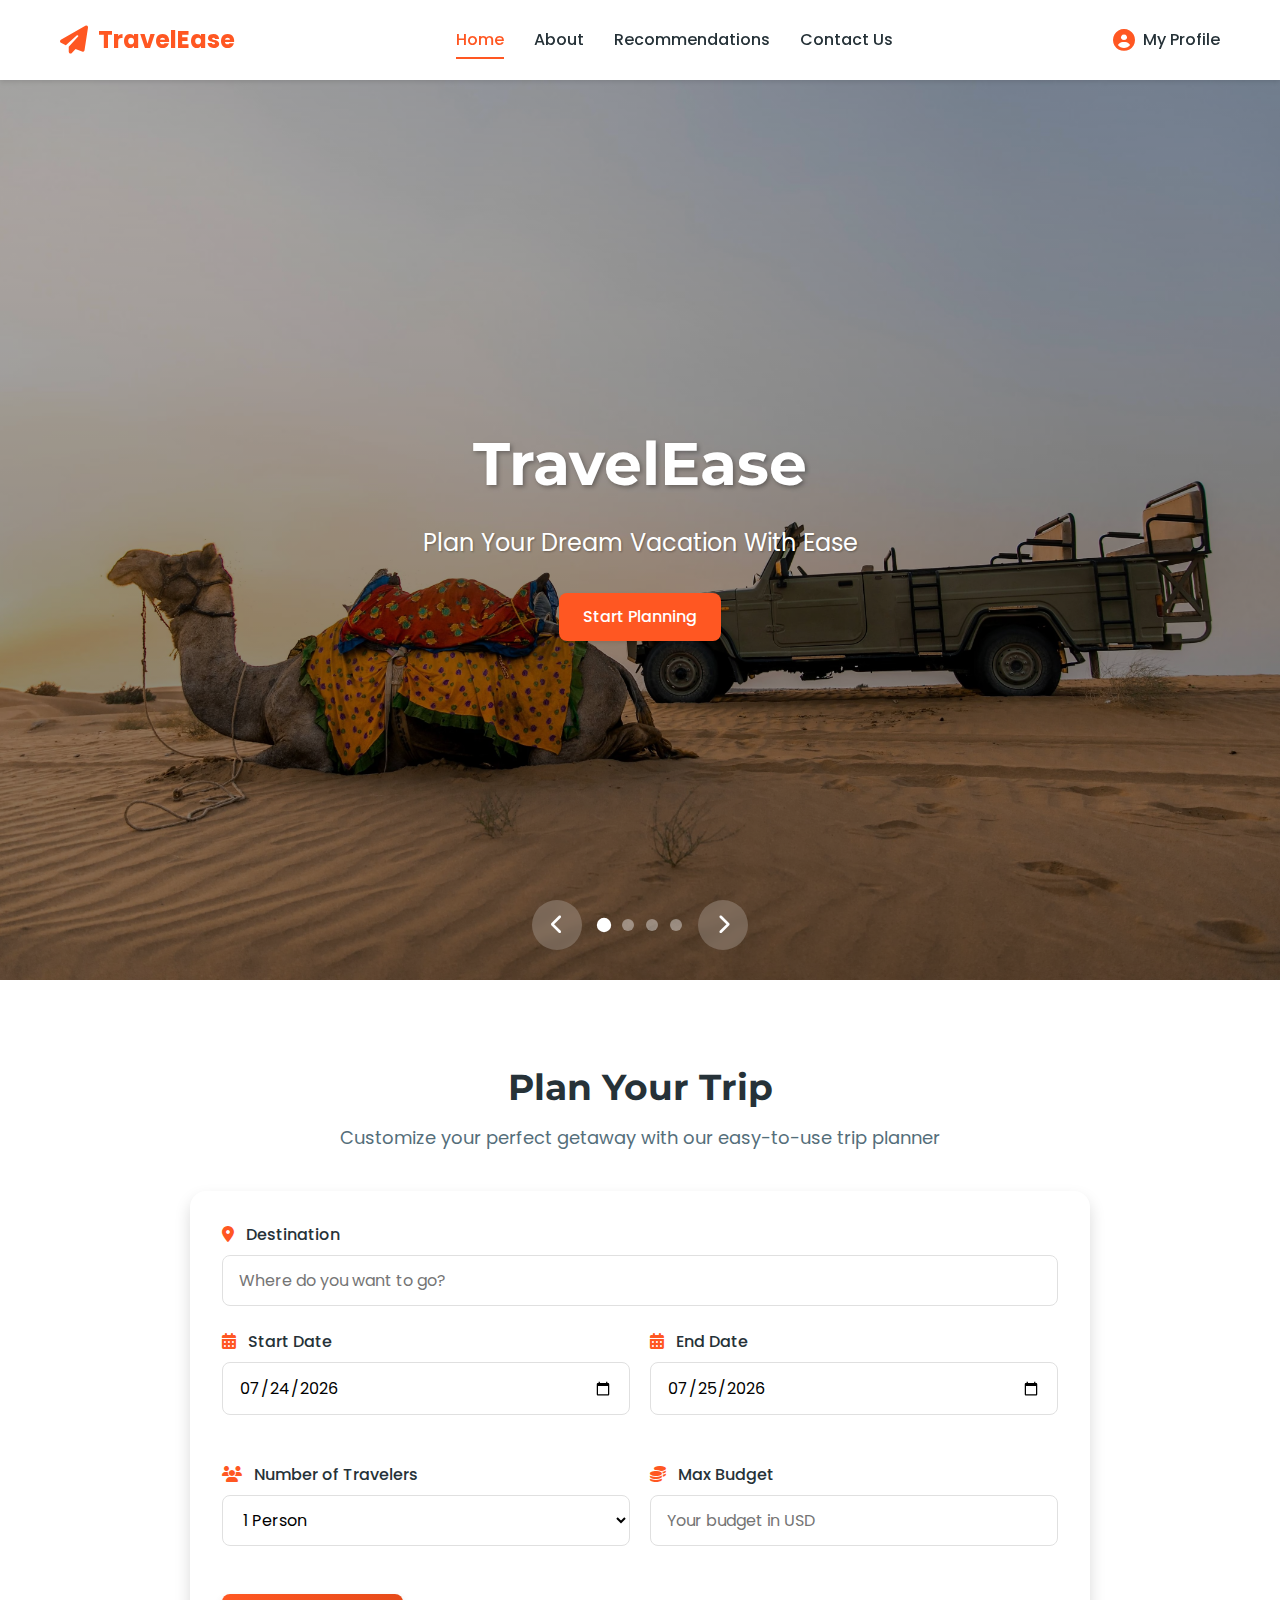
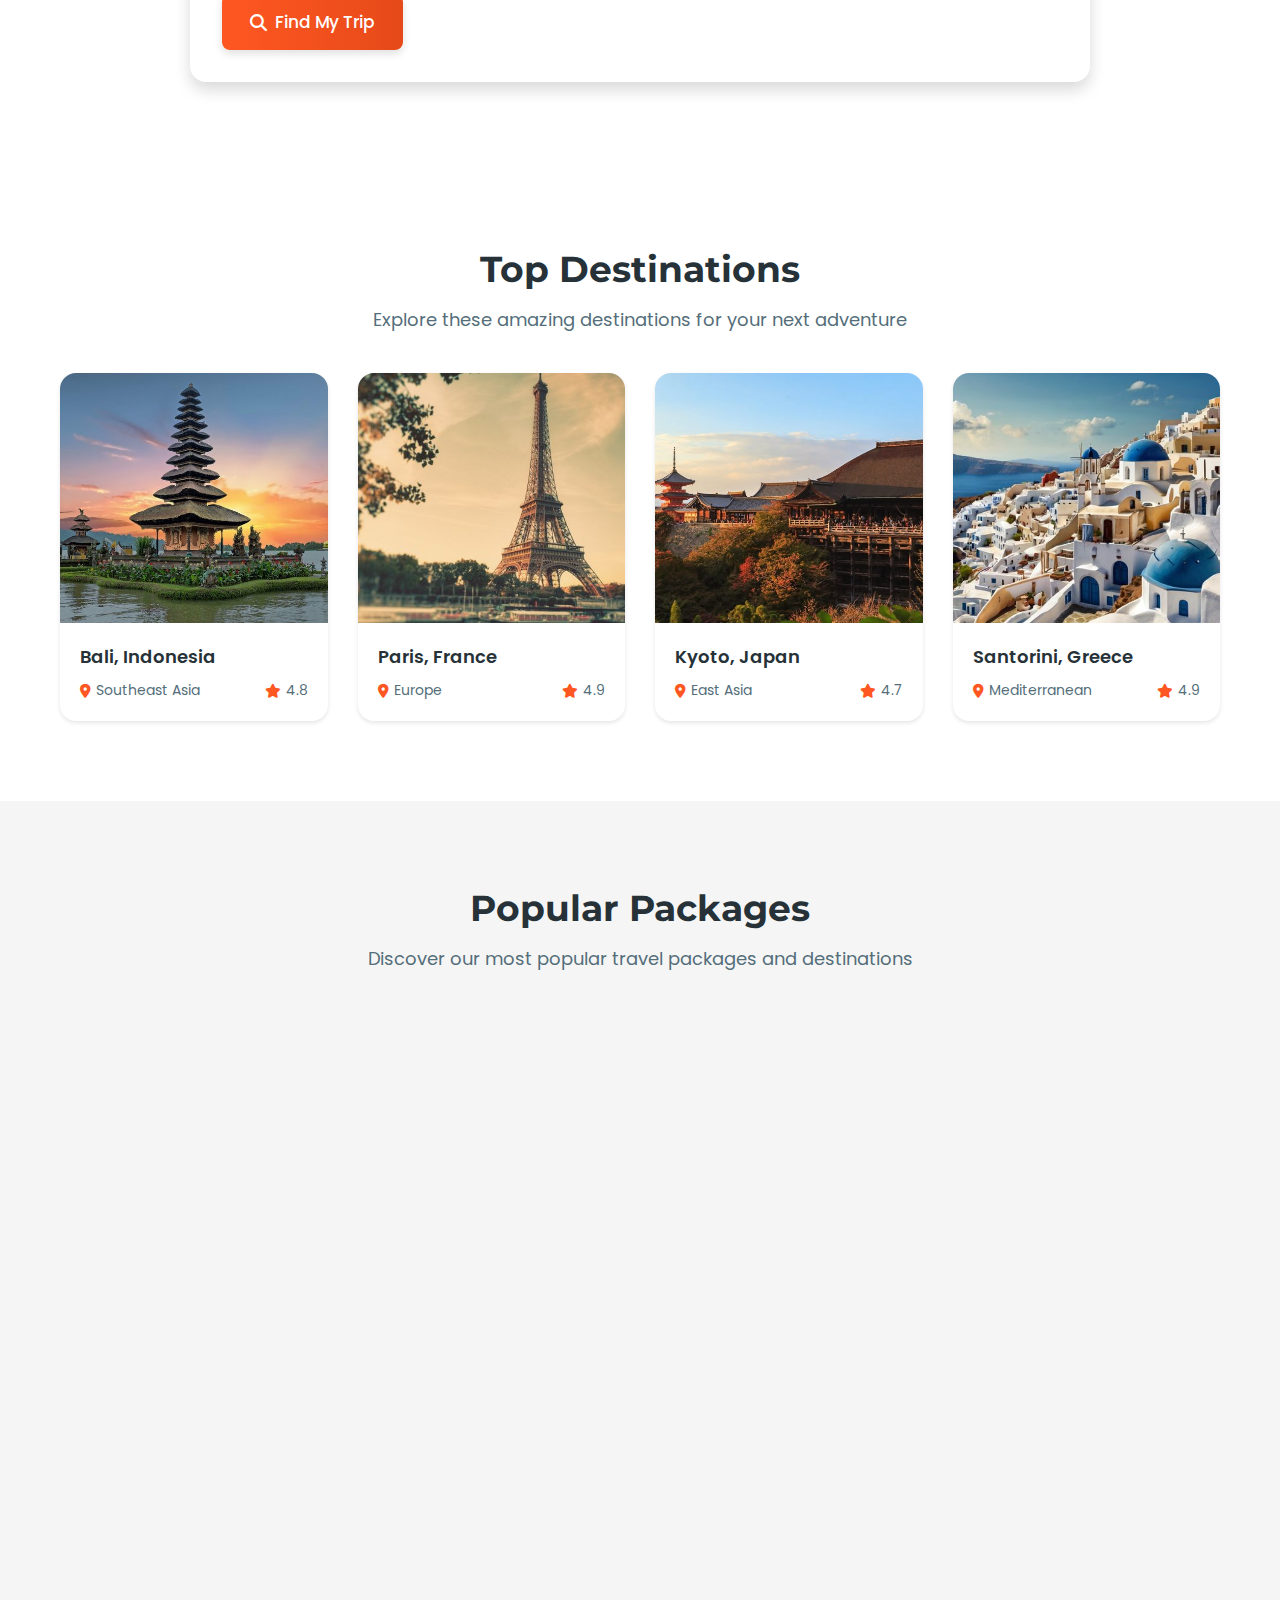
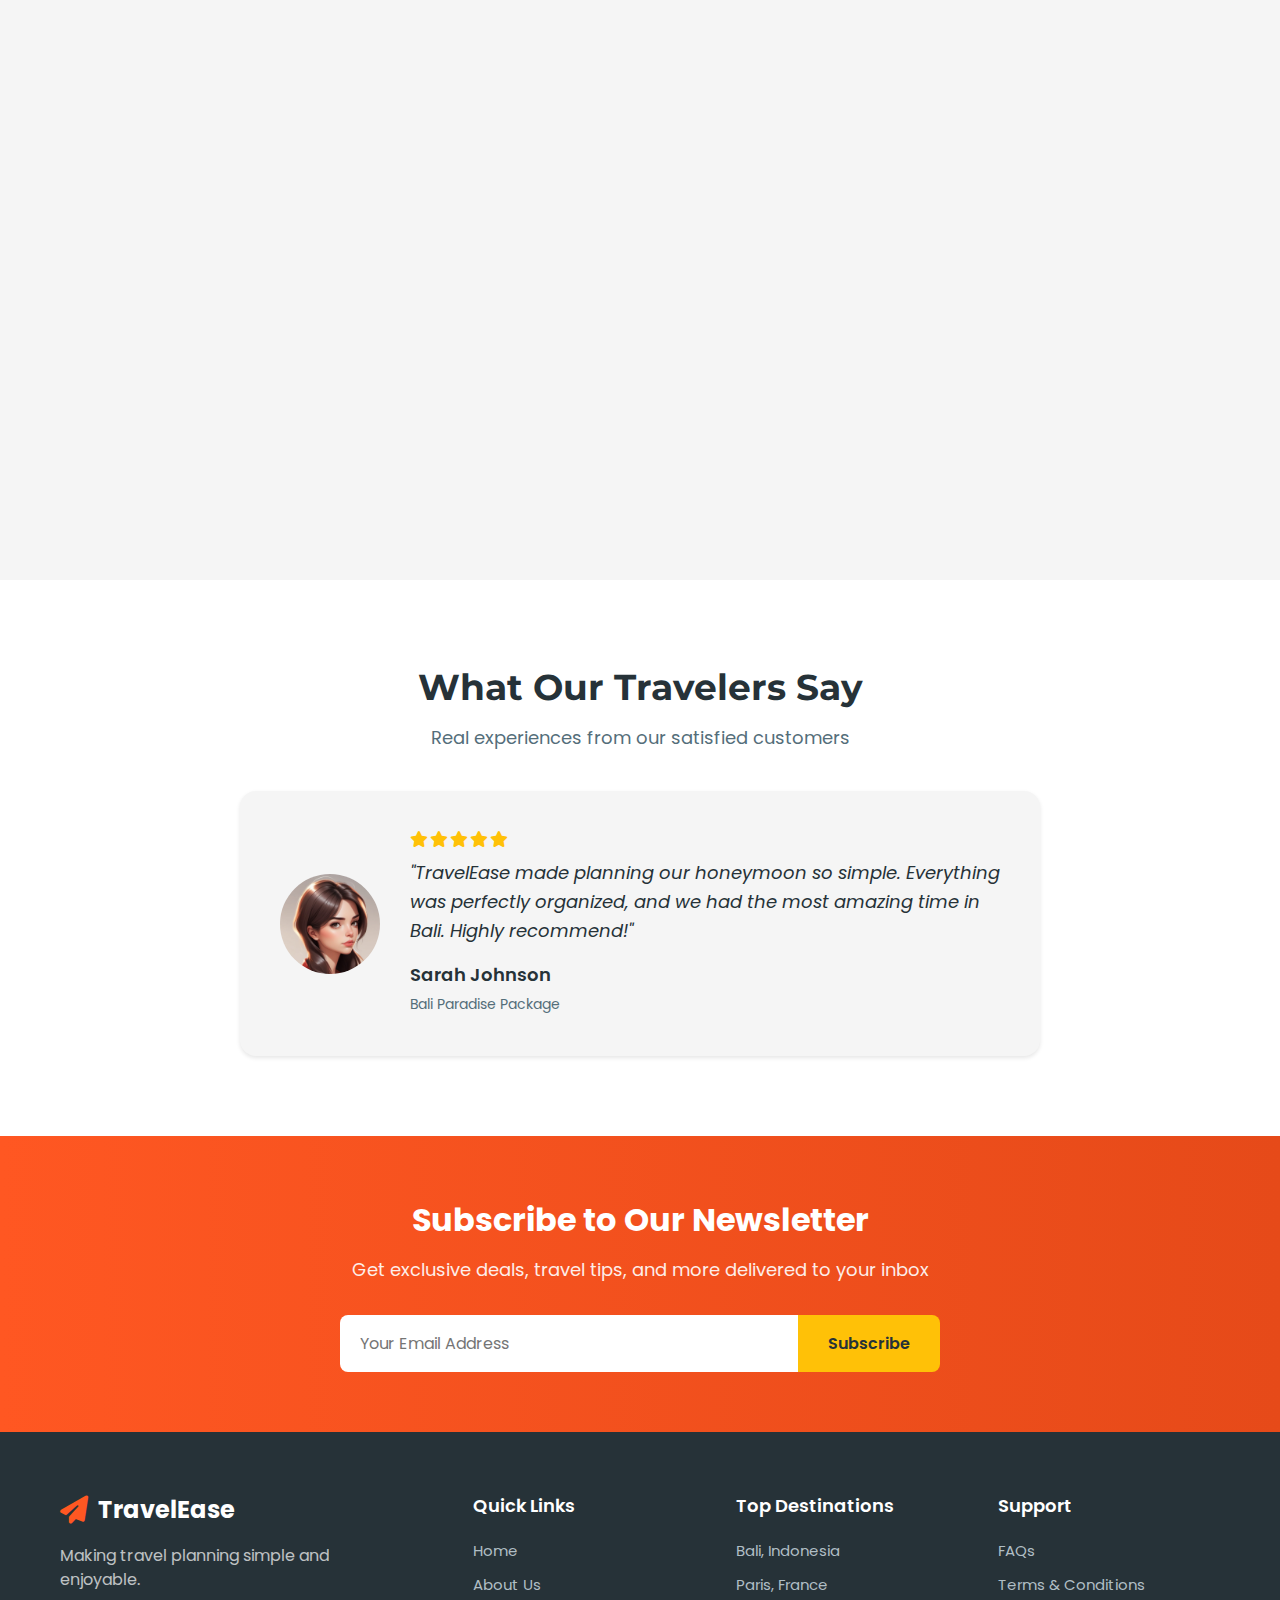
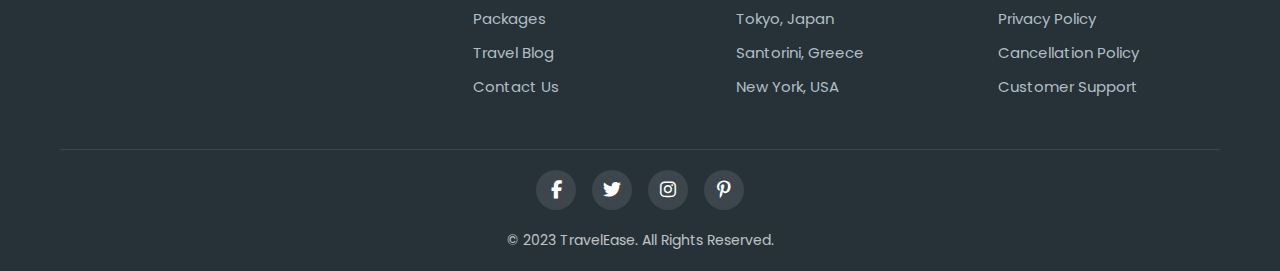
<file: index.html>
<!DOCTYPE html>
<html lang="en">
<head>
    <meta charset="UTF-8">
    <meta name="viewport" content="width=device-width, initial-scale=1.0">
    <title>TravelEase - Plan Your Dream Vacation</title>
    <link rel="icon" href="generated-icon.png" type="image/png">
    <link rel="stylesheet" href="https://cdnjs.cloudflare.com/ajax/libs/font-awesome/6.4.0/css/all.min.css">
    <link href="https://fonts.googleapis.com/css2?family=Poppins:wght@300;400;500;600;700&family=Montserrat:wght@400;500;600;700&display=swap" rel="stylesheet">
    <link rel="stylesheet" href="css/style.css">
    <link rel="stylesheet" href="css/custom.css">
</head>
<body>
    <header class="header">
        <div class="container">
            <div class="header-content">
                <div class="logo">
                    <a href="index.html">
                        <i class="fas fa-paper-plane"></i>
                        <span>TravelEase</span>
                    </a>
                </div>
                <nav class="nav-menu">
                    <ul>
                        <li><a href="index.html" class="active">Home</a></li>
                        <li><a href="about.html">About</a></li>
                        <li><a href="recommendations.html">Recommendations</a></li>
                        <li><a href="contact.html">Contact Us</a></li>
                    </ul>
                </nav>
                <div class="user-actions">
                    <a href="profile.html" class="profile-link">
                        <i class="fas fa-user-circle"></i>
                        <span>My Profile</span>
                    </a>
                </div>
                <div class="mobile-menu-btn">
                    <i class="fas fa-bars"></i>
                </div>
            </div>
        </div>
    </header>

    <section class="hero-carousel">
        <div class="carousel-container">
            <div class="carousel-slides">
                <div class="carousel-slide active">
                    <img src="images/home.avif" alt="Scenic mountain landscape">
                    <div class="overlay"></div>
                </div>
                <div class="carousel-slide">
                    <img src="images/hero1.jpg" alt="Beautiful beach sunset">
                    <div class="overlay"></div>
                </div>
                <div class="carousel-slide">
                    <img src="images/hom,e1.jpg"City skyline view">
                    <div class="overlay"></div>
                </div>
                <div class="carousel-slide">
                    <img src="images/home1.jpg" alt="Tropical island paradise">
                    <div class="overlay"></div>
                </div>
            </div>
            <div class="carousel-content">
                <h1 class="site-title">TravelEase</h1>
                <p class="tagline">Plan Your Dream Vacation With Ease</p>
                <a href="#planner" class="btn btn-primary">Start Planning</a>
            </div>
            <div class="carousel-controls">
                <button class="carousel-prev"><i class="fas fa-chevron-left"></i></button>
                <div class="carousel-dots">
                    <button class="dot active" data-slide="0"></button>
                    <button class="dot" data-slide="1"></button>
                    <button class="dot" data-slide="2"></button>
                    <button class="dot" data-slide="3"></button>
                </div>
                <button class="carousel-next"><i class="fas fa-chevron-right"></i></button>
            </div>
        </div>
    </section>

    <section class="trip-planner" id="planner">
        <div class="container">
            <div class="section-header">
                <h2>Plan Your Trip</h2>
                <p>Customize your perfect getaway with our easy-to-use trip planner</p>
            </div>
            <div class="planner-form-container">
                <form class="planner-form">
                    <div class="form-group">
                        <label for="destination">
                            <i class="fas fa-map-marker-alt"></i>
                            Destination
                        </label>
                        <input type="text" id="destination" name="destination" placeholder="Where do you want to go?">
                    </div>
                    <div class="form-row">
                        <div class="form-group">
                            <label for="start-date">
                                <i class="fas fa-calendar-alt"></i>
                                Start Date
                            </label>
                            <input type="date" id="start-date" name="start-date">
                        </div>
                        <div class="form-group">
                            <label for="end-date">
                                <i class="fas fa-calendar-alt"></i>
                                End Date
                            </label>
                            <input type="date" id="end-date" name="end-date">
                        </div>
                    </div>
                    <div class="form-row">
                        <div class="form-group">
                            <label for="travelers">
                                <i class="fas fa-users"></i>
                                Number of Travelers
                            </label>
                            <select id="travelers" name="travelers">
                                <option value="1">1 Person</option>
                                <option value="2">2 People</option>
                                <option value="3">3 People</option>
                                <option value="4">4 People</option>
                                <option value="5">5 People</option>
                                <option value="6+">6+ People</option>
                            </select>
                        </div>
                        <div class="form-group">
                            <label for="budget">
                                <i class="fas fa-coins"></i>
                                Max Budget
                            </label>
                            <input type="number" id="budget" name="budget" placeholder="Your budget in USD">
                        </div>
                    </div>
                    <button type="submit" class="btn btn-search">
                        <i class="fas fa-search"></i>
                        Find My Trip
                    </button>
                </form>
            </div>
        </div>
    </section>

    <section class="top-destinations">
        <div class="container">
            <div class="section-header">
                <h2>Top Destinations</h2>
                <p>Explore these amazing destinations for your next adventure</p>
            </div>
            <div class="destinations-grid">
                <div class="destination-card">
                    <div class="destination-image">
                        <img src="images/balijpg.jpg" alt="Bali, Indonesia">
                        <div class="destination-overlay">
                            <a href="#" class="btn btn-sm btn-light">Explore</a>
                        </div>
                    </div>
                    <div class="destination-content">
                        <h3>Bali, Indonesia</h3>
                        <div class="destination-meta">
                            <span><i class="fas fa-map-marker-alt"></i> Southeast Asia</span>
                            <span><i class="fas fa-star"></i> 4.8</span>
                        </div>
                    </div>
                </div>
                
                <div class="destination-card">
                    <div class="destination-image">
                        <img src="images/paris.jpg" alt="Paris, France">
                        <div class="destination-overlay">
                            <a href="#" class="btn btn-sm btn-light">Explore</a>
                        </div>
                    </div>
                    <div class="destination-content">
                        <h3>Paris, France</h3>
                        <div class="destination-meta">
                            <span><i class="fas fa-map-marker-alt"></i> Europe</span>
                            <span><i class="fas fa-star"></i> 4.9</span>
                        </div>
                    </div>
                </div>
                
                <div class="destination-card">
                    <div class="destination-image">
                        <img src="images/kyoto.jpg" alt="Kyoto, Japan">
                        <div class="destination-overlay">
                            <a href="#" class="btn btn-sm btn-light">Explore</a>
                        </div>
                    </div>
                    <div class="destination-content">
                        <h3>Kyoto, Japan</h3>
                        <div class="destination-meta">
                            <span><i class="fas fa-map-marker-alt"></i> East Asia</span>
                            <span><i class="fas fa-star"></i> 4.7</span>
                        </div>
                    </div>
                </div>
                
                <div class="destination-card">
                    <div class="destination-image">
                        <img src="images/santorini.jpg" alt="Santorini, Greece">
                        <div class="destination-overlay">
                            <a href="#" class="btn btn-sm btn-light">Explore</a>
                        </div>
                    </div>
                    <div class="destination-content">
                        <h3>Santorini, Greece</h3>
                        <div class="destination-meta">
                            <span><i class="fas fa-map-marker-alt"></i> Mediterranean</span>
                            <span><i class="fas fa-star"></i> 4.9</span>
                        </div>
                    </div>
                </div>
            </div>
        </div>
    </section>

    <section class="popular-packages">
        <div class="container">
            <div class="section-header">
                <h2>Popular Packages</h2>
                <p>Discover our most popular travel packages and destinations</p>
            </div>
            <div class="packages-container">
                <div class="package" data-aos="fade-up" data-aos-delay="100">
                    <div class="package-img">
                        <img src="images/bali-exploer.jpg" alt="Bali Paradise">
                        <div class="package-price">₹899</div>
                    </div>
                    <div class="package-content">
                        <h3>Bali Paradise</h3>
                        <div class="package-rating">
                            <i class="fas fa-star"></i>
                            <i class="fas fa-star"></i>
                            <i class="fas fa-star"></i>
                            <i class="fas fa-star"></i>
                            <i class="fas fa-star-half-alt"></i>
                            <span>4.5 (127 reviews)</span>
                        </div>
                        <p>Experience the ultimate tropical getaway with pristine beaches and lush landscapes.</p>
                        <div class="package-features">
                            <span><i class="fas fa-clock"></i> 7 Days</span>
                            <span><i class="fas fa-user-friends"></i> 2 People</span>
                            <span><i class="fas fa-hotel"></i> 4-Star Hotel</span>
                        </div>
                        <a href="#" class="btn btn-outline">View Details</a>
                    </div>
                </div>

                <div class="package" data-aos="fade-up" data-aos-delay="200">
                    <div class="package-img">
                        <img src="images/paris explore.jpg" alt="Paris Explorer">
                        <div class="package-price">₹1,299</div>
                    </div>
                    <div class="package-content">
                        <h3>Paris Explorer</h3>
                        <div class="package-rating">
                            <i class="fas fa-star"></i>
                            <i class="fas fa-star"></i>
                            <i class="fas fa-star"></i>
                            <i class="fas fa-star"></i>
                            <i class="fas fa-star"></i>
                            <span>4.9 (215 reviews)</span>
                        </div>
                        <p>Discover the romance and charm of the City of Lights with guided tours and local experiences.</p>
                        <div class="package-features">
                            <span><i class="fas fa-clock"></i> 5 Days</span>
                            <span><i class="fas fa-user-friends"></i> 2 People</span>
                            <span><i class="fas fa-hotel"></i> Boutique Hotel</span>
                        </div>
                        <a href="#" class="btn btn-outline">View Details</a>
                    </div>
                </div>

                <div class="package" data-aos="fade-up" data-aos-delay="300">
                    <div class="package-img">
                        <img src="images/Japanese Adventure.jpg" alt="Japanese Adventure">
                        <div class="package-price">₹1,599</div>
                    </div>
                    <div class="package-content">
                        <h3>Japanese Adventure</h3>
                        <div class="package-rating">
                            <i class="fas fa-star"></i>
                            <i class="fas fa-star"></i>
                            <i class="fas fa-star"></i>
                            <i class="fas fa-star"></i>
                            <i class="fas fa-star"></i>
                            <span>4.8 (176 reviews)</span>
                        </div>
                        <p>Explore the fascinating blend of ancient tradition and modern innovation across Japan.</p>
                        <div class="package-features">
                            <span><i class="fas fa-clock"></i> 10 Days</span>
                            <span><i class="fas fa-user-friends"></i> 2 People</span>
                            <span><i class="fas fa-hotel"></i> Mixed Accommodations</span>
                        </div>
                        <a href="#" class="btn btn-outline">View Details</a>
                    </div>
                </div>

                <div class="package" data-aos="fade-up" data-aos-delay="400">
                    <div class="package-img">
                        <img src="images/Greek Island Hopping.jpg" alt="Greek Island Hopping">
                        <div class="package-price">₹1,499</div>
                    </div>
                    <div class="package-content">
                        <h3>Greek Island Hopping</h3>
                        <div class="package-rating">
                            <i class="fas fa-star"></i>
                            <i class="fas fa-star"></i>
                            <i class="fas fa-star"></i>
                            <i class="fas fa-star"></i>
                            <i class="fas fa-star-half-alt"></i>
                            <span>4.6 (143 reviews)</span>
                        </div>
                        <p>Sail the Aegean Sea and discover the stunning beauty and rich history of the Greek Islands.</p>
                        <div class="package-features">
                            <span><i class="fas fa-clock"></i> 8 Days</span>
                            <span><i class="fas fa-user-friends"></i> 2 People</span>
                            <span><i class="fas fa-hotel"></i> Island Hotels</span>
                        </div>
                        <a href="#" class="btn btn-outline">View Details</a>
                    </div>
                </div>

                <div class="package" data-aos="fade-up" data-aos-delay="500">
                    <div class="package-img">
                        <img src="images/African Safari.jpg" alt="African Safari">
                        <div class="package-price">₹2,199</div>
                    </div>
                    <div class="package-content">
                        <h3>African Safari</h3>
                        <div class="package-rating">
                            <i class="fas fa-star"></i>
                            <i class="fas fa-star"></i>
                            <i class="fas fa-star"></i>
                            <i class="fas fa-star"></i>
                            <i class="fas fa-star"></i>
                            <span>4.9 (98 reviews)</span>
                        </div>
                        <p>Embark on the adventure of a lifetime with guided wildlife safaris and luxury camping.</p>
                        <div class="package-features">
                            <span><i class="fas fa-clock"></i> 7 Days</span>
                            <span><i class="fas fa-user-friends"></i> 2 People</span>
                            <span><i class="fas fa-hotel"></i> Luxury Camps</span>
                        </div>
                        <a href="#" class="btn btn-outline">View Details</a>
                    </div>
                </div>

                <div class="package" data-aos="fade-up" data-aos-delay="600">
                    <div class="package-img">
                        <img src="images/New York City Break.jpg" alt="New York City Break">
                        <div class="package-price">₹1,099</div>
                    </div>
                    <div class="package-content">
                        <h3>New York City Break</h3>
                        <div class="package-rating">
                            <i class="fas fa-star"></i>
                            <i class="fas fa-star"></i>
                            <i class="fas fa-star"></i>
                            <i class="fas fa-star"></i>
                            <i class="fas fa-star-half-alt"></i>
                            <span>4.7 (185 reviews)</span>
                        </div>
                        <p>Experience the energy and excitement of the Big Apple with this premium city package.</p>
                        <div class="package-features">
                            <span><i class="fas fa-clock"></i> 5 Days</span>
                            <span><i class="fas fa-user-friends"></i> 2 People</span>
                            <span><i class="fas fa-hotel"></i> 4-Star Hotel</span>
                        </div>
                        <a href="#" class="btn btn-outline">View Details</a>
                    </div>
                </div>
            </div>
        </div>
    </section>

    <section class="testimonials">
        <div class="container">
            <div class="section-header">
                <h2>What Our Travelers Say</h2>
                <p>Real experiences from our satisfied customers</p>
            </div>
            <div class="testimonials-slider">
                <div class="testimonial">
                    <div class="testimonial-image">
                        <img src="images/sara.jpg" alt="Sarah Johnson">
                    </div>
                    <div class="testimonial-content">
                        <div class="testimonial-rating">
                            <i class="fas fa-star"></i>
                            <i class="fas fa-star"></i>
                            <i class="fas fa-star"></i>
                            <i class="fas fa-star"></i>
                            <i class="fas fa-star"></i>
                        </div>
                        <p>"TravelEase made planning our honeymoon so simple. Everything was perfectly organized, and we had the most amazing time in Bali. Highly recommend!"</p>
                        <h4>Sarah Johnson</h4>
                        <span>Bali Paradise Package</span>
                    </div>
                </div>
            </div>
        </div>
    </section>

    <section class="newsletter">
        <div class="container">
            <div class="newsletter-content">
                <h2>Subscribe to Our Newsletter</h2>
                <p>Get exclusive deals, travel tips, and more delivered to your inbox</p>
                <form class="newsletter-form">
                    <input type="email" placeholder="Your Email Address">
                    <button type="submit" class="btn">Subscribe</button>
                </form>
            </div>
        </div>
    </section>

    <footer class="footer">
        <div class="container">
            <div class="footer-content">
                <div class="footer-logo">
                    <a href="index.html">
                        <i class="fas fa-paper-plane"></i>
                        <span>TravelEase</span>
                    </a>
                    <p>Making travel planning simple and enjoyable.</p>
                </div>
                <div class="footer-links">
                    <div class="footer-column">
                        <h3>Quick Links</h3>
                        <ul>
                            <li><a href="index.html">Home</a></li>
                            <li><a href="about.html">About Us</a></li>
                            <li><a href="packages.html">Packages</a></li>
                            <li><a href="blog.html">Travel Blog</a></li>
                            <li><a href="contact.html">Contact Us</a></li>
                        </ul>
                    </div>
                    <div class="footer-column">
                        <h3>Top Destinations</h3>
                        <ul>
                            <li><a href="#">Bali, Indonesia</a></li>
                            <li><a href="#">Paris, France</a></li>
                            <li><a href="#">Tokyo, Japan</a></li>
                            <li><a href="#">Santorini, Greece</a></li>
                            <li><a href="#">New York, USA</a></li>
                        </ul>
                    </div>
                    <div class="footer-column">
                        <h3>Support</h3>
                        <ul>
                            <li><a href="#">FAQs</a></li>
                            <li><a href="#">Terms & Conditions</a></li>
                            <li><a href="#">Privacy Policy</a></li>
                            <li><a href="#">Cancellation Policy</a></li>
                            <li><a href="#">Customer Support</a></li>
                        </ul>
                    </div>
                </div>
            </div>
            <div class="footer-bottom">
                <div class="social-icons">
                    <a href="#"><i class="fab fa-facebook-f"></i></a>
                    <a href="#"><i class="fab fa-twitter"></i></a>
                    <a href="#"><i class="fab fa-instagram"></i></a>
                    <a href="#"><i class="fab fa-pinterest-p"></i></a>
                </div>
                <p class="copyright">© 2023 TravelEase. All Rights Reserved.</p>
            </div>
        </div>
    </footer>

    <a href="#" class="back-to-top">
        <i class="fas fa-chevron-up"></i>
    </a>

    <script src="https://unpkg.com/aos@2.3.1/dist/aos.js"></script>
    <script src="js/script.js"></script>
</body>
</html>
</file>
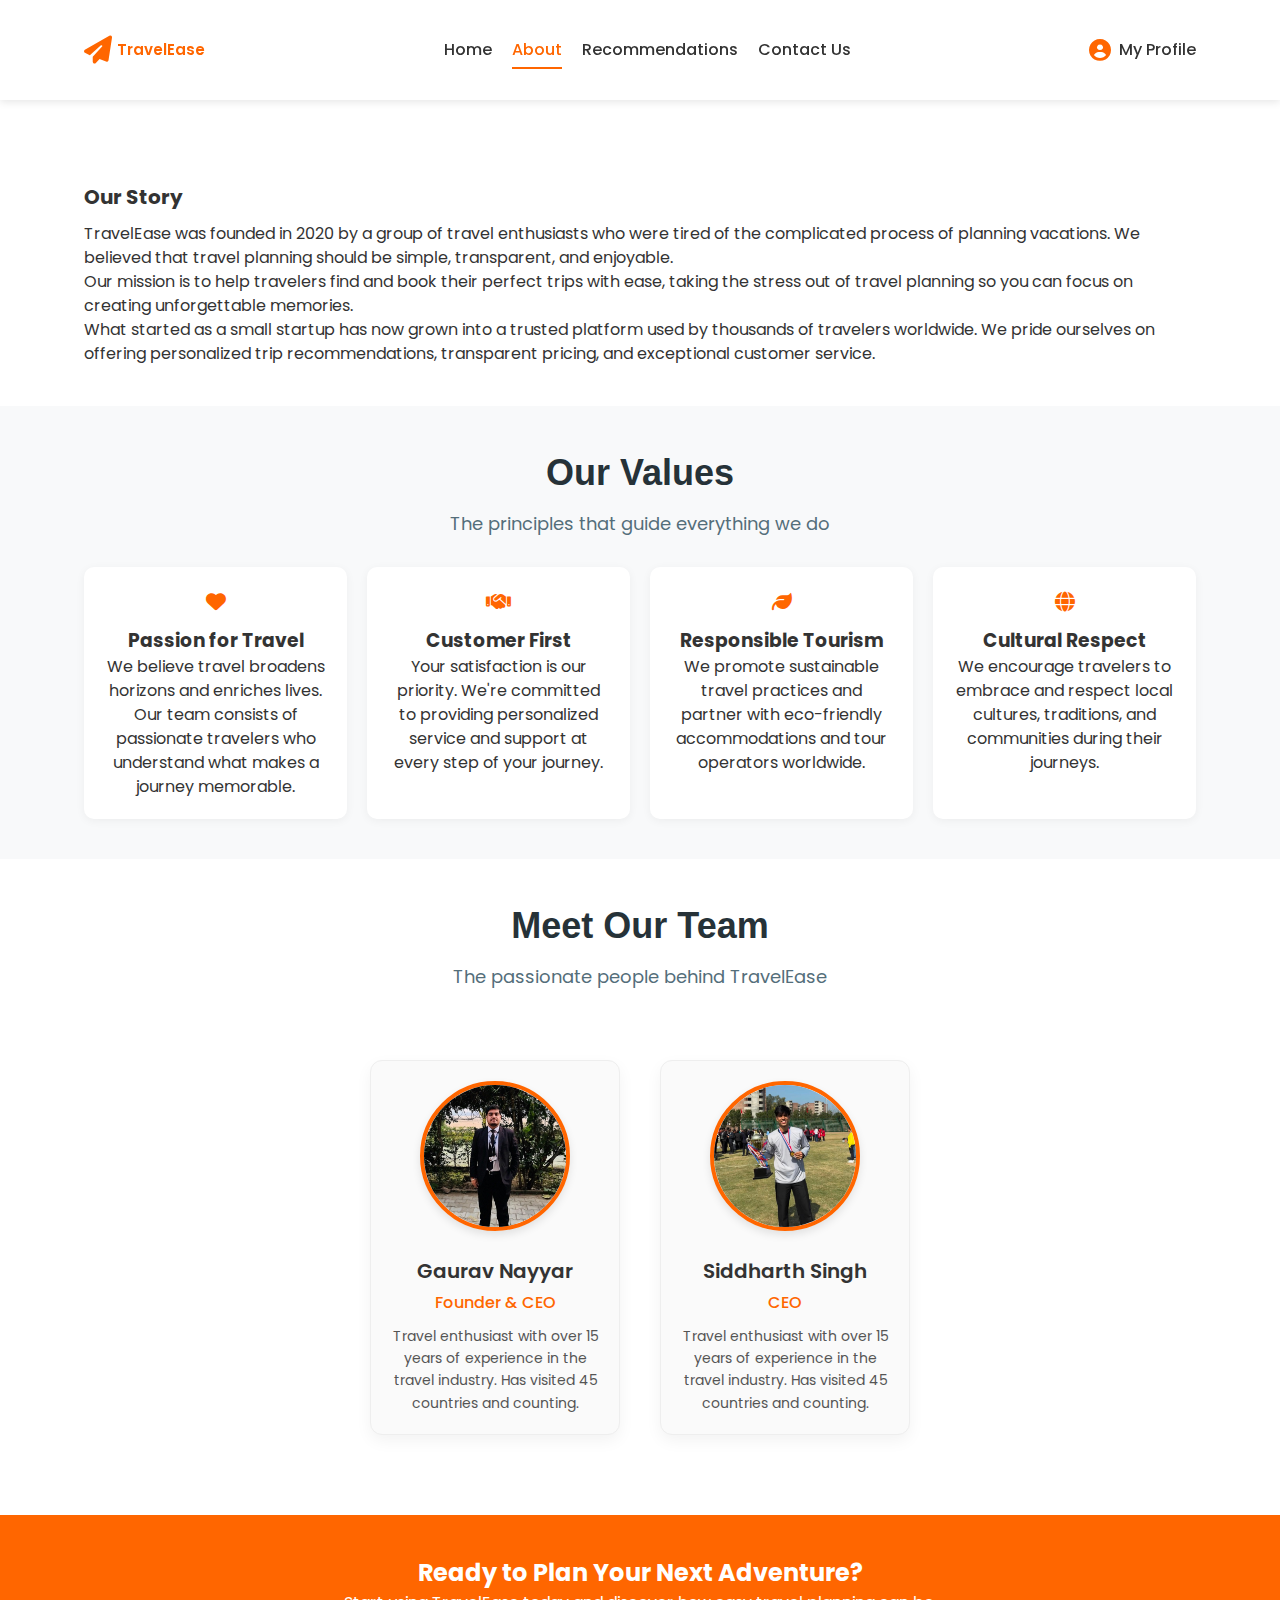
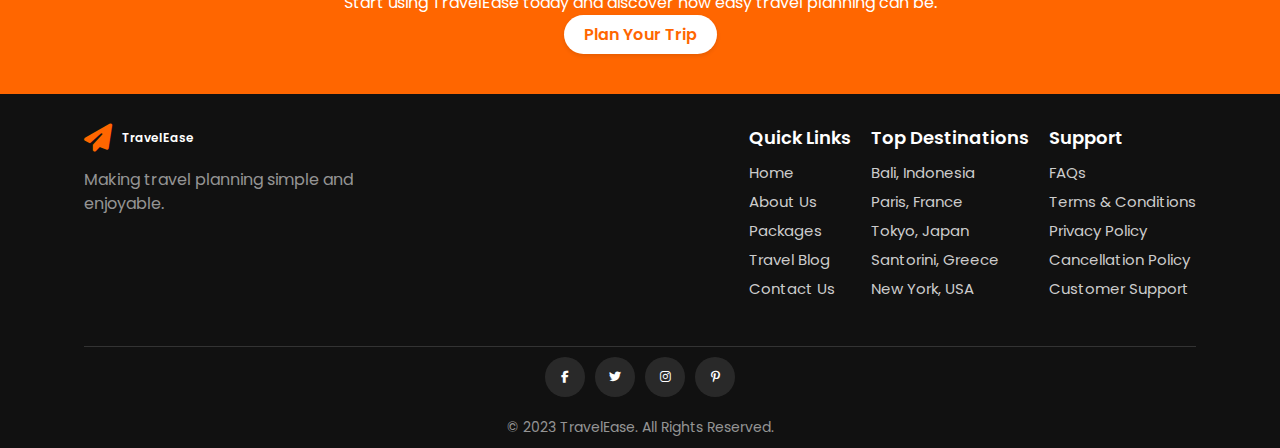
<file: about.html>
<!DOCTYPE html>
<html lang="en">
<head>
  <meta charset="UTF-8" />
  <meta name="viewport" content="width=device-width, initial-scale=1.0"/>
  <title>About Us - TravelEase</title>
  <link rel="stylesheet" href="https://cdnjs.cloudflare.com/ajax/libs/font-awesome/6.4.0/css/all.min.css"/>
  <link href="https://fonts.googleapis.com/css2?family=Poppins:wght@300;400;500;600&display=swap" rel="stylesheet"/>
  <link rel="stylesheet" href="css/style.css"/>
  <style>
    :root {
        --primary-color: #ff6600; /* your original orange */
      --secondary-color: #f8f9fa;
      --text-color: #333;
      --heading-color: #111;
      --btn-color: #0077cc;
    }

    body {
      margin: 0;
      font-family: 'Poppins', sans-serif;
      background: #fff;
      color: var(--text-color);
    }

    .container {
      width: 90%;
      max-width: 1200px;
      margin: 0 auto;
    }

    header.header {
      background: white;
      box-shadow: 0 2px 8px rgba(0,0,0,0.1);
      padding: 1rem 0;
    }

    .header-content {
      display: flex;
      align-items: center;
      justify-content: space-between;
      flex-wrap: wrap;
    }

    .logo a {
      font-size: 1.5rem;
      color: var(--primary-color);
      text-decoration: none;
      font-weight: 600;
    }

    .logo i {
      margin-right: 0.5rem;
    }

    nav.nav-menu ul {
      display: flex;
      list-style: none;
      padding: 0;
      margin: 0;
    }

    nav.nav-menu ul li {
      margin: 0 1rem;
    }

    nav.nav-menu ul li a {
      text-decoration: none;
      color: var(--text-color);
      font-weight: 500;
      transition: color 0.3s;
    }

    nav.nav-menu ul li a.active,
    nav.nav-menu ul li a:hover {
      color: var(--primary-color);
    }

    .user-actions {
      display: flex;
      align-items: center;
    }

    .user-actions a {
      text-decoration: none;
      color: var(--text-color);
      font-weight: 500;
    }

    .page-banner {
      padding: 3rem 0;
      text-align: center;
      color: white;
    }

    .banner-content h1 {
      margin: 0;
      font-size: 2.5rem;
    }

    .about-section {
      padding: 4rem 0;
    }

    .about-content {
      display: flex;
      flex-wrap: wrap;
      gap: 2rem;
      align-items: center;
    }

    .about-image img {
      width: 100%;
      max-width: 500px;
      border-radius: 12px;
    }

    .about-text h2 {
      font-size: 2rem;
      margin-bottom: 1rem;
    }

    .values-section {
      background: var(--secondary-color);
      padding: 4rem 0;
    }

    .section-header {
      text-align: center;
      margin-bottom: 3rem;
    }

    .values-grid {
      display: grid;
      grid-template-columns: repeat(auto-fit, minmax(250px, 1fr));
      gap: 2rem;
    }

    .value-card {
      background: white;
      padding: 2rem;
      border-radius: 10px;
      box-shadow: 0 2px 10px rgba(0,0,0,0.05);
      text-align: center;
    }

    .value-icon {
      font-size: 2rem;
      color: var(--primary-color);
      margin-bottom: 1rem;
    }

    .team-section {
      padding: 4rem 0;
    }

    .team-grid {
      display: grid;
      grid-template-columns: repeat(auto-fit, minmax(250px, 1fr));
      gap: 2rem;
      margin-top: 2rem;
    }

    .team-member {
      text-align: center;
      background: #fff;
      padding: 1.5rem;
      border-radius: 10px;
      box-shadow: 0 2px 8px rgba(0,0,0,0.05);
    }

    .member-image img {
      width: 100%;
      border-radius: 10px;
      margin-bottom: 1rem;
    }

    .cta-section {
      background: var(--primary-color);
      color: white;
      text-align: center;
      padding: 4rem 2rem;
    }

    .btn.btn-primary {
      background: white;
      color: var(--primary-color);
      padding: 0.75rem 2rem;
      border-radius: 25px;
      text-decoration: none;
      font-weight: 600;
      transition: all 0.3s;
    }

    .btn.btn-primary:hover {
      background: #e0f7ff;
    }

    footer.footer {
      background: #111;
      color: #ccc;
      padding: 3rem 0 1rem;
    }

    .footer-content {
      display: flex;
      flex-wrap: wrap;
      gap: 2rem;
      justify-content: space-between;
    }

    .footer-logo a {
      color: white;
      font-size: 1.2rem;
      font-weight: 600;
      text-decoration: none;
    }

    .footer-links {
      display: flex;
      gap: 2rem;
    }

    .footer-column h3 {
      color: white;
      margin-bottom: 1rem;
    }

    .footer-column ul {
      list-style: none;
      padding: 0;
    }

    .footer-column ul li {
      margin-bottom: 0.5rem;
    }

    .footer-column ul li a {
      color: #ccc;
      text-decoration: none;
    }

    .footer-column ul li a:hover {
      color: var(--primary-color);
    }

    .footer-bottom {
      border-top: 1px solid #333;
      margin-top: 2rem;
      padding-top: 1rem;
      text-align: center;
    }

    .social-icons a {
      color: white;
      margin: 0 0.5rem;
      font-size: 1.2rem;
    }

    .back-to-top {
      position: fixed;
      bottom: 20px;
      right: 20px;
      background: var(--primary-color);
      color: white;
      padding: 0.75rem;
      border-radius: 50%;
      font-size: 1rem;
      display: flex;
      justify-content: center;
      align-items: center;
      text-decoration: none;
      box-shadow: 0 4px 8px rgba(0,0,0,0.2);
    }
  </style>
</head>
<body>
    <header class="header">
        <div class="container">
            <div class="header-content">
                <div class="logo">
                    <a href="index.html">
                        <i class="fas fa-paper-plane"></i>
                        <span>TravelEase</span>
                    </a>
                </div>
                <nav class="nav-menu">
                    <ul>
                        <li><a href="index.html">Home</a></li>
                        <li><a href="about.html" class="active">About</a></li>
                        <li><a href="recommendations.html">Recommendations</a></li>
                        <li><a href="contact.html">Contact Us</a></li>
                    </ul>
                </nav>
                <div class="user-actions">
                    <a href="profile.html" class="profile-link">
                        <i class="fas fa-user-circle"></i>
                        <span>My Profile</span>
                    </a>
                </div>
                <div class="mobile-menu-btn">
                    <i class="fas fa-bars"></i>
                </div>
            </div>
        </div>
    </header>

    <section class="page-banner">
        <div class="container">
            <div class="banner-content">
                <h1>About Us</h1>
                <p>Learn more about TravelEase and our mission</p>
            </div>
        </div>
    </section>

    <section class="about-section">
        <div class="container">
            <div class="about-content">
                <div class="about-image">
                    <!-- <img src="images/" alt="TravelEase Team"> -->
                </div>
                <div class="about-text">
                    <h2>Our Story</h2>
                    <p>TravelEase was founded in 2020 by a group of travel enthusiasts who were tired of the complicated process of planning vacations. We believed that travel planning should be simple, transparent, and enjoyable.</p>
                    <p>Our mission is to help travelers find and book their perfect trips with ease, taking the stress out of travel planning so you can focus on creating unforgettable memories.</p>
                    <p>What started as a small startup has now grown into a trusted platform used by thousands of travelers worldwide. We pride ourselves on offering personalized trip recommendations, transparent pricing, and exceptional customer service.</p>
                </div>
            </div>
        </div>
    </section>

    <section class="values-section">
        <div class="container">
            <div class="section-header">
                <h2>Our Values</h2>
                <p>The principles that guide everything we do</p>
            </div>
            <div class="values-grid">
                <div class="value-card">
                    <div class="value-icon">
                        <i class="fas fa-heart"></i>
                    </div>
                    <h3>Passion for Travel</h3>
                    <p>We believe travel broadens horizons and enriches lives. Our team consists of passionate travelers who understand what makes a journey memorable.</p>
                </div>
                <div class="value-card">
                    <div class="value-icon">
                        <i class="fas fa-handshake"></i>
                    </div>
                    <h3>Customer First</h3>
                    <p>Your satisfaction is our priority. We're committed to providing personalized service and support at every step of your journey.</p>
                </div>
                <div class="value-card">
                    <div class="value-icon">
                        <i class="fas fa-leaf"></i>
                    </div>
                    <h3>Responsible Tourism</h3>
                    <p>We promote sustainable travel practices and partner with eco-friendly accommodations and tour operators worldwide.</p>
                </div>
                <div class="value-card">
                    <div class="value-icon">
                        <i class="fas fa-globe"></i>
                    </div>
                    <h3>Cultural Respect</h3>
                    <p>We encourage travelers to embrace and respect local cultures, traditions, and communities during their journeys.</p>
                </div>
            </div>
        </div>
    </section>

    <section class="team-section">
        <div class="container">
            <div class="section-header">
                <h2>Meet Our Team</h2>
                <p>The passionate people behind TravelEase</p>
            </div>
            <div class="team-grid" style="display: flex; justify-content: center; flex-wrap: wrap; gap: 40px; padding: 40px 20px; background-color: #fff;">
    
                <div class="team-member" style="flex: 0 1 250px; text-align: center; padding: 20px; border: 1px solid #eee; border-radius: 12px; box-shadow: 0 6px 16px rgba(0,0,0,0.05); background-color: #fafafa;">
                    <div class="member-image" style="margin-bottom: 15px; display: flex; justify-content: center;">
                        <img src="images/gaurav.jpg" alt="Gaurav Nayyar" style="width: 150px; height: 150px; object-fit: cover; border-radius: 50%; border: 4px solid #ff6600; box-shadow: 0 4px 8px rgba(0, 0, 0, 0.1);">
                    </div>
                    <h3 style="margin: 10px 0 5px; font-family: 'Poppins', sans-serif; font-size: 20px; font-weight: 600;">Gaurav Nayyar</h3>
                    <p class="member-role" style="margin: 0 0 10px; font-weight: 500; color: #ff6600;">Founder & CEO</p>
                    <p class="member-bio" style="font-size: 14px; color: #555; line-height: 1.6;">Travel enthusiast with over 15 years of experience in the travel industry. Has visited 45 countries and counting.</p>
                </div>
            
                <div class="team-member" style="flex: 0 1 250px; text-align: center; padding: 20px; border: 1px solid #eee; border-radius: 12px; box-shadow: 0 6px 16px rgba(0,0,0,0.05); background-color: #fafafa;">
                    <div class="member-image" style="margin-bottom: 15px; display: flex; justify-content: center;">
                        <img src="images/siddarth.jpg" alt="Siddharth Singh" style="width: 150px; height: 150px; object-fit: cover; border-radius: 50%; border: 4px solid #ff6600; box-shadow: 0 4px 8px rgba(0, 0, 0, 0.1);">
                    </div>
                    <h3 style="margin: 10px 0 5px; font-family: 'Poppins', sans-serif; font-size: 20px; font-weight: 600;">Siddharth Singh</h3>
                    <p class="member-role" style="margin: 0 0 10px; font-weight: 500; color: #ff6600;">CEO</p>
                    <p class="member-bio" style="font-size: 14px; color: #555; line-height: 1.6;">Travel enthusiast with over 15 years of experience in the travel industry. Has visited 45 countries and counting.</p>
                </div>
            
            </div>
            
            
        </div>
    </section>

    <section class="cta-section">
        <div class="container">
            <div class="cta-content">
                <h2>Ready to Plan Your Next Adventure?</h2>
                <p>Start using TravelEase today and discover how easy travel planning can be.</p>
                <a href="index.html#planner" class="btn btn-primary">Plan Your Trip</a>
            </div>
        </div>
    </section>

    <footer class="footer">
        <div class="container">
            <div class="footer-content">
                <div class="footer-logo">
                    <a href="index.html">
                        <i class="fas fa-paper-plane"></i>
                        <span>TravelEase</span>
                    </a>
                    <p>Making travel planning simple and enjoyable.</p>
                </div>
                <div class="footer-links">
                    <div class="footer-column">
                        <h3>Quick Links</h3>
                        <ul>
                            <li><a href="index.html">Home</a></li>
                            <li><a href="about.html">About Us</a></li>
                            <li><a href="packages.html">Packages</a></li>
                            <li><a href="blog.html">Travel Blog</a></li>
                            <li><a href="contact.html">Contact Us</a></li>
                        </ul>
                    </div>
                    <div class="footer-column">
                        <h3>Top Destinations</h3>
                        <ul>
                            <li><a href="#">Bali, Indonesia</a></li>
                            <li><a href="#">Paris, France</a></li>
                            <li><a href="#">Tokyo, Japan</a></li>
                            <li><a href="#">Santorini, Greece</a></li>
                            <li><a href="#">New York, USA</a></li>
                        </ul>
                    </div>
                    <div class="footer-column">
                        <h3>Support</h3>
                        <ul>
                            <li><a href="#">FAQs</a></li>
                            <li><a href="#">Terms & Conditions</a></li>
                            <li><a href="#">Privacy Policy</a></li>
                            <li><a href="#">Cancellation Policy</a></li>
                            <li><a href="#">Customer Support</a></li>
                        </ul>
                    </div>
                </div>
            </div>
            <div class="footer-bottom">
                <div class="social-icons">
                    <a href="#"><i class="fab fa-facebook-f"></i></a>
                    <a href="#"><i class="fab fa-twitter"></i></a>
                    <a href="#"><i class="fab fa-instagram"></i></a>
                    <a href="#"><i class="fab fa-pinterest-p"></i></a>
                </div>
                <p class="copyright">© 2023 TravelEase. All Rights Reserved.</p>
            </div>
        </div>
    </footer>

    <a href="#" class="back-to-top">
        <i class="fas fa-chevron-up"></i>
    </a>

    <script src="js/script.js"></script>
    <!-- Same body content from your HTML above, only styles are improved -->
</body>
</html>
</file>
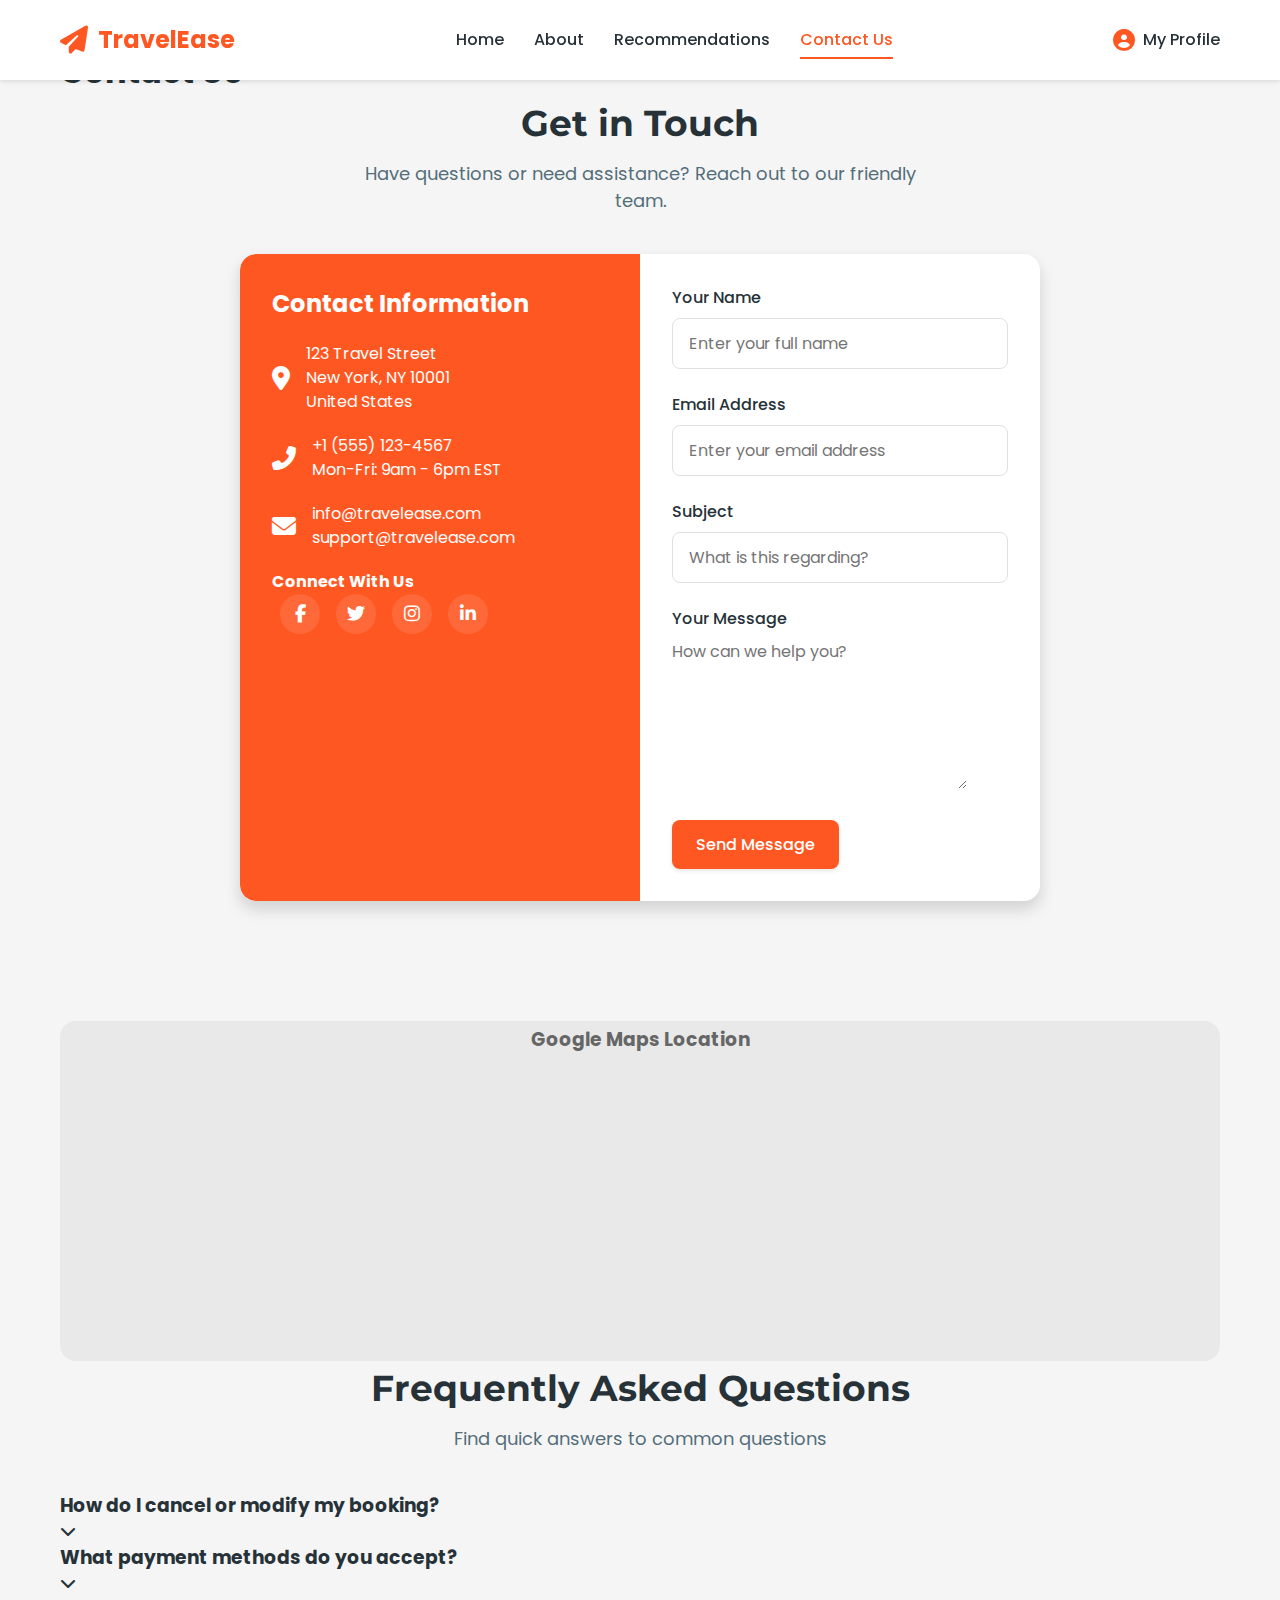
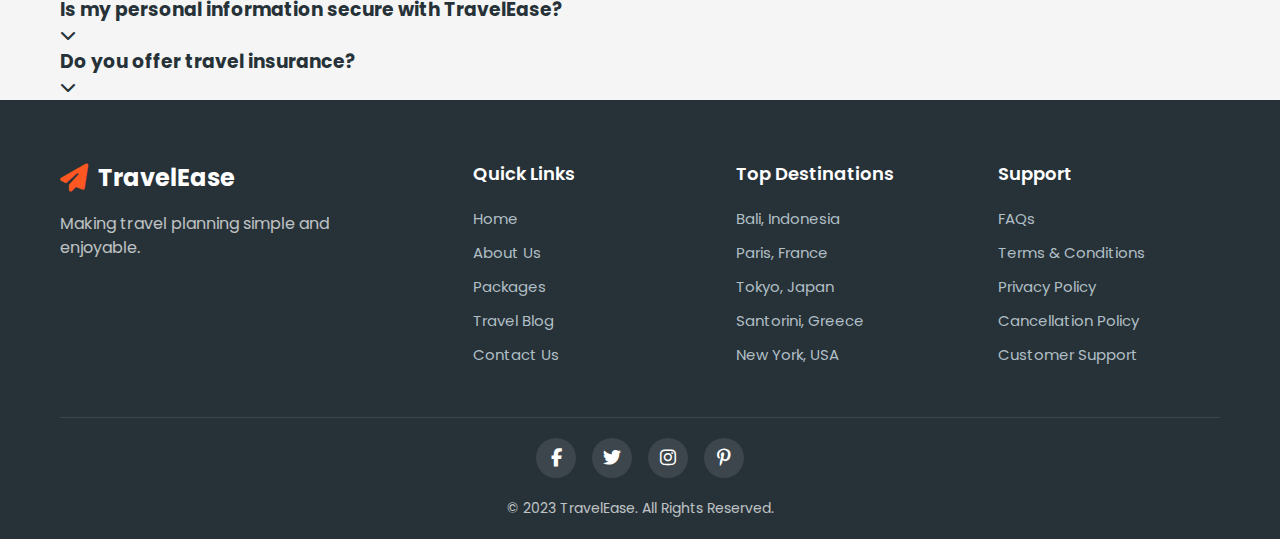
<file: contact.html>
<!DOCTYPE html>
<html lang="en">
<head>
    <meta charset="UTF-8">
    <meta name="viewport" content="width=device-width, initial-scale=1.0">
    <title>Contact Us - TravelEase</title>
    <link rel="stylesheet" href="https://cdnjs.cloudflare.com/ajax/libs/font-awesome/6.4.0/css/all.min.css">
    <link href="https://fonts.googleapis.com/css2?family=Poppins:wght@300;400;500;600;700&family=Montserrat:wght@400;500;600;700&display=swap" rel="stylesheet">
    <link rel="stylesheet" href="css/style.css">
    <style>
        .contact-form-container {
            max-width: 800px;
            margin: 0 auto;
            background: var(--white);
            border-radius: var(--radius-lg);
            box-shadow: var(--shadow-lg);
            overflow: hidden;
        }
        
        .contact-form {
            padding: 3.2rem;
        }
        
        .contact-info {
            background-color: var(--primary-color);
            color: var(--white);
            padding: 3.2rem;
            border-radius: var(--radius-lg) 0 0 var(--radius-lg);
        }
        
        .contact-info h3 {
            font-size: 2.4rem;
            margin-bottom: 2rem;
        }
        
        .contact-info-item {
            display: flex;
            align-items: center;
            margin-bottom: 2rem;
        }
        
        .contact-info-item i {
            font-size: 2.4rem;
            margin-right: 1.6rem;
        }
        
        .contact-map {
            height: 400px;
            overflow: hidden;
            border-radius: var(--radius-lg);
            margin-top: 6rem;
        }
        
        .contact-map iframe {
            width: 100%;
            height: 100%;
            border: 0;
        }
        
        .contact-grid {
            display: grid;
            grid-template-columns: 1fr 1fr;
        }
        
        @media (max-width: 768px) {
            .contact-grid {
                grid-template-columns: 1fr;
            }
            
            .contact-info {
                border-radius: var(--radius-lg) var(--radius-lg) 0 0;
            }
        }
    </style>
</head>
<body>
    <header class="header">
        <div class="container">
            <div class="header-content">
                <div class="logo">
                    <a href="index.html">
                        <i class="fas fa-paper-plane"></i>
                        <span>TravelEase</span>
                    </a>
                </div>
                <nav class="nav-menu">
                    <ul>
                        <li><a href="index.html">Home</a></li>
                        <li><a href="about.html">About</a></li>
                        <li><a href="recommendations.html">Recommendations</a></li>
                        <li><a href="contact.html" class="active">Contact Us</a></li>
                    </ul>
                </nav>
                <div class="user-actions">
                    <a href="profile.html" class="profile-link">
                        <i class="fas fa-user-circle"></i>
                        <span>My Profile</span>
                    </a>
                </div>
                <div class="mobile-menu-btn">
                    <i class="fas fa-bars"></i>
                </div>
            </div>
        </div>
    </header>

    <section class="page-banner">
        <div class="container">
            <div class="banner-content">
                <br>
                <br>
                <h1>Contact Us</h1>
                <!-- <p>We'd love to hear from you</p> -->
            </div>
        </div>
    </section>

    <section class="contact-section">
        <div class="container">
            <div class="section-header">
                <h2>Get in Touch</h2>
                <p>Have questions or need assistance? Reach out to our friendly team.</p>
            </div>
            
            <div class="contact-form-container">
                <div class="contact-grid">
                    <div class="contact-info">
                        <h3>Contact Information</h3>
                        <div class="contact-info-item">
                            <i class="fas fa-map-marker-alt"></i>
                            <div>
                                <p>123 Travel Street</p>
                                <p>New York, NY 10001</p>
                                <p>United States</p>
                            </div>
                        </div>
                        <div class="contact-info-item">
                            <i class="fas fa-phone-alt"></i>
                            <div>
                                <p>+1 (555) 123-4567</p>
                                <p>Mon-Fri: 9am - 6pm EST</p>
                            </div>
                        </div>
                        <div class="contact-info-item">
                            <i class="fas fa-envelope"></i>
                            <div>
                                <p>info@travelease.com</p>
                                <p>support@travelease.com</p>
                            </div>
                        </div>
                        <div class="contact-social">
                            <h4>Connect With Us</h4>
                            <div class="social-icons">
                                <a href="#"><i class="fab fa-facebook-f"></i></a>
                                <a href="#"><i class="fab fa-twitter"></i></a>
                                <a href="#"><i class="fab fa-instagram"></i></a>
                                <a href="#"><i class="fab fa-linkedin-in"></i></a>
                            </div>
                        </div>
                    </div>
                    
                    <form class="contact-form">
                        <div class="form-group">
                            <label for="name">Your Name</label>
                            <input type="text" id="name" name="name" placeholder="Enter your full name" required>
                        </div>
                        
                        <div class="form-group">
                            <label for="email">Email Address</label>
                            <input type="email" id="email" name="email" placeholder="Enter your email address" required>
                        </div>
                        
                        <div class="form-group">
                            <label for="subject">Subject</label>
                            <input type="text" id="subject" name="subject" placeholder="What is this regarding?">
                        </div>
                        
                        <div class="form-group">
                            <label for="message">Your Message</label>
                            <textarea id="message" name="message" rows="6" placeholder="How can we help you?" required></textarea>
                        </div>
                        
                        <button type="submit" class="btn btn-primary">Send Message</button>
                    </form>
                </div>
            </div>
            
            <div class="contact-map">
                <div class="contact-map">
                    <div style="width: 100%; height: 100%; background-color: #e9e9e9; display: flex; align-items: center; justify-content: center; color: #666; text-align: center; padding: 20px;">
                        <div style="width: 100%; max-width: 800px; height: 500px;">
                            <i class="fas fa-map-marked-alt" style="font-size: 4rem; margin-bottom: 1.5rem;"></i>
                            <h3>Google Maps Location</h3>
                            <iframe 
                                src="https://www.google.com/maps/embed?pb=!1m18!1m12!1m3!1d3412.9135284056533!2d72.86038325!3d19.04648555!2m3!1f0!2f0!3f0!3m2!1i1024!2i768!4f13.1!3m3!1m2!1s0x3be7c8d0f8fd8845%3A0x4f99e96c03df5e6e!2sDharavi%20Slums%2C%20Dharavi%2C%20Mumbai%2C%20Maharashtra%20400017!5e1!3m2!1sen!2sin!4v1744551148772!5m2!1sen!2sin" 
                                width="100%" 
                                height="100%" 
                                style="border:0; width: 100%; height: 100%;" 
                                allowfullscreen="" 
                                loading="lazy" 
                                referrerpolicy="no-referrer-when-downgrade">
                            </iframe>
                        </div>
                    </div>
                </div>
                
        </div>
    </section>

    <section class="faq-section">
        <div class="container">
            <div class="section-header">
                <h2>Frequently Asked Questions</h2>
                <p>Find quick answers to common questions</p>
            </div>
            
            <div class="faq-container">
                <div class="faq-item">
                    <div class="faq-question">
                        <h3>How do I cancel or modify my booking?</h3>
                        <i class="fas fa-chevron-down"></i>
                    </div>
                    <div class="faq-answer">
                        <p>To cancel or modify a booking, log in to your account, go to "My Trips," select the booking you want to change, and follow the cancellation or modification instructions. Please note that cancellation policies vary depending on the service provider.</p>
                    </div>
                </div>
                
                <div class="faq-item">
                    <div class="faq-question">
                        <h3>What payment methods do you accept?</h3>
                        <i class="fas fa-chevron-down"></i>
                    </div>
                    <div class="faq-answer">
                        <p>We accept all major credit cards (Visa, MasterCard, American Express, Discover), PayPal, and in some regions, we offer payment via bank transfer or local payment methods.</p>
                    </div>
                </div>
                
                <div class="faq-item">
                    <div class="faq-question">
                        <h3>Is my personal information secure with TravelEase?</h3>
                        <i class="fas fa-chevron-down"></i>
                    </div>
                    <div class="faq-answer">
                        <p>Yes, we take data security very seriously. We use industry-standard encryption and security measures to protect your personal information. You can read more about our privacy practices in our Privacy Policy.</p>
                    </div>
                </div>
                
                <div class="faq-item">
                    <div class="faq-question">
                        <h3>Do you offer travel insurance?</h3>
                        <i class="fas fa-chevron-down"></i>
                    </div>
                    <div class="faq-answer">
                        <p>Yes, we offer various travel insurance options through our partners. You can add insurance during the booking process, or contact our customer service team to add insurance to an existing booking.</p>
                    </div>
                </div>
            </div>
        </div>
    </section>

    <footer class="footer">
        <div class="container">
            <div class="footer-content">
                <div class="footer-logo">
                    <a href="index.html">
                        <i class="fas fa-paper-plane"></i>
                        <span>TravelEase</span>
                    </a>
                    <p>Making travel planning simple and enjoyable.</p>
                </div>
                <div class="footer-links">
                    <div class="footer-column">
                        <h3>Quick Links</h3>
                        <ul>
                            <li><a href="index.html">Home</a></li>
                            <li><a href="about.html">About Us</a></li>
                            <li><a href="packages.html">Packages</a></li>
                            <li><a href="blog.html">Travel Blog</a></li>
                            <li><a href="contact.html">Contact Us</a></li>
                        </ul>
                    </div>
                    <div class="footer-column">
                        <h3>Top Destinations</h3>
                        <ul>
                            <li><a href="#">Bali, Indonesia</a></li>
                            <li><a href="#">Paris, France</a></li>
                            <li><a href="#">Tokyo, Japan</a></li>
                            <li><a href="#">Santorini, Greece</a></li>
                            <li><a href="#">New York, USA</a></li>
                        </ul>
                    </div>
                    <div class="footer-column">
                        <h3>Support</h3>
                        <ul>
                            <li><a href="#">FAQs</a></li>
                            <li><a href="#">Terms & Conditions</a></li>
                            <li><a href="#">Privacy Policy</a></li>
                            <li><a href="#">Cancellation Policy</a></li>
                            <li><a href="#">Customer Support</a></li>
                        </ul>
                    </div>
                </div>
            </div>
            <div class="footer-bottom">
                <div class="social-icons">
                    <a href="#"><i class="fab fa-facebook-f"></i></a>
                    <a href="#"><i class="fab fa-twitter"></i></a>
                    <a href="#"><i class="fab fa-instagram"></i></a>
                    <a href="#"><i class="fab fa-pinterest-p"></i></a>
                </div>
                <p class="copyright">© 2023 TravelEase. All Rights Reserved.</p>
            </div>
        </div>
    </footer>

    <a href="#" class="back-to-top">
        <i class="fas fa-chevron-up"></i>
    </a>

    <script src="js/script.js"></script>
    <script>
        document.addEventListener('DOMContentLoaded', function() {
            const faqItems = document.querySelectorAll('.faq-item');
            
            faqItems.forEach(item => {
                const question = item.querySelector('.faq-question');
                const answer = item.querySelector('.faq-answer');
                const icon = question.querySelector('i');
                
                answer.style.maxHeight = '0';
                answer.style.overflow = 'hidden';
                answer.style.transition = 'max-height 0.3s ease';
                answer.style.padding = '0 2rem';
                
                question.addEventListener('click', () => {
                    const isActive = item.classList.contains('active');
                    
                    faqItems.forEach(otherItem => {
                        otherItem.classList.remove('active');
                        otherItem.querySelector('.faq-answer').style.maxHeight = '0';
                        otherItem.querySelector('.faq-answer').style.padding = '0 2rem';
                        otherItem.querySelector('i').classList.remove('fa-chevron-up');
                        otherItem.querySelector('i').classList.add('fa-chevron-down');
                    });
                    
                    if (!isActive) {
                        item.classList.add('active');
                        answer.style.maxHeight = answer.scrollHeight + 40 + 'px';
                        answer.style.padding = '2rem';
                        icon.classList.remove('fa-chevron-down');
                        icon.classList.add('fa-chevron-up');
                    }
                });
            });
            
            const contactForm = document.querySelector('.contact-form');
            if (contactForm) {
                contactForm.addEventListener('submit', function(e) {
                    e.preventDefault();
  
                    alert('Your message has been sent successfully! We will get back to you soon.');
                    this.reset();
                });
            }
        });
    </script>
</body>
</html>
</file>
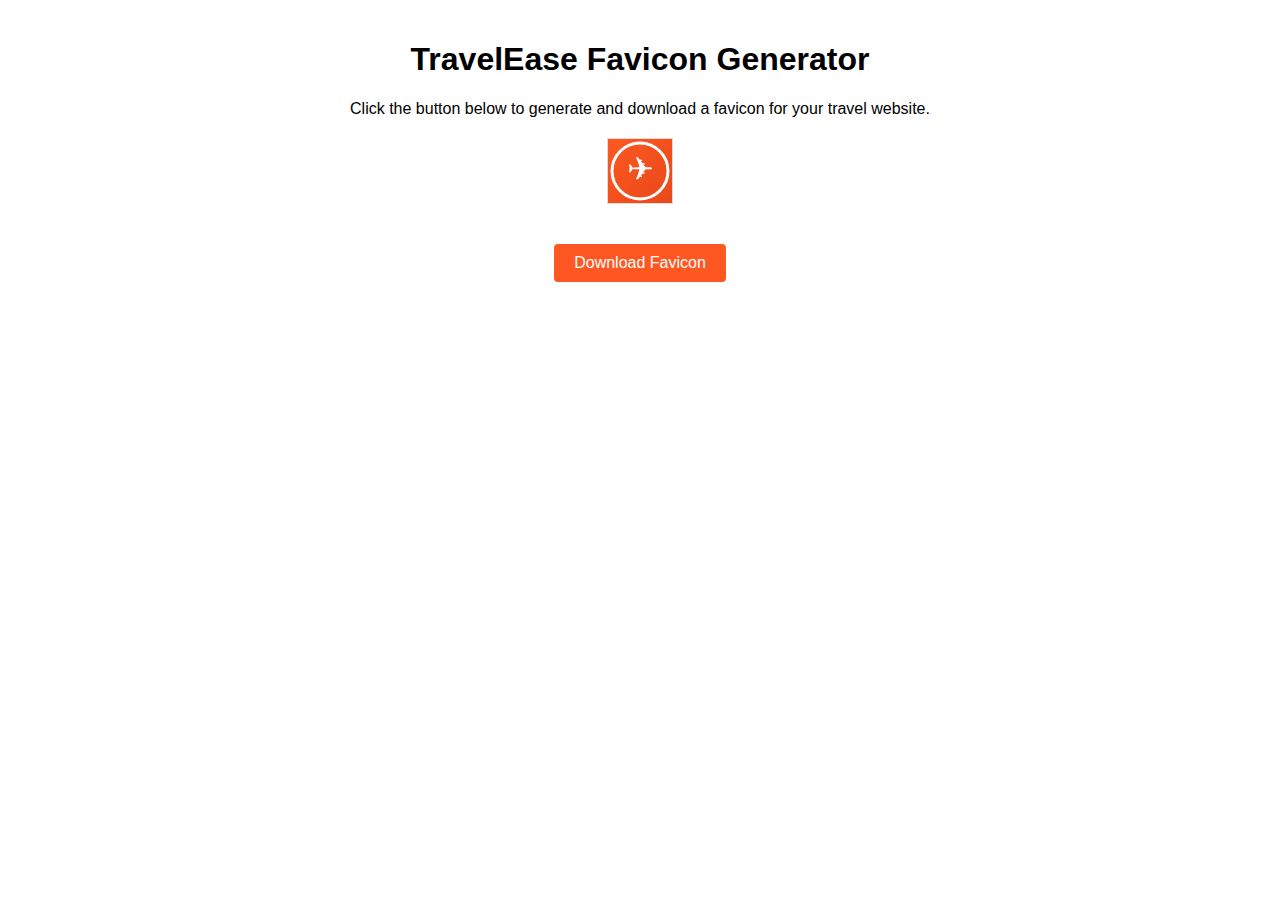
<file: generate-icon.html>
<!DOCTYPE html>
<html lang="en">
<head>
    <meta charset="UTF-8">
    <meta name="viewport" content="width=device-width, initial-scale=1.0">
    <title>Generate Favicon</title>
    <style>
        body {
            font-family: Arial, sans-serif;
            max-width: 600px;
            margin: 0 auto;
            padding: 20px;
            text-align: center;
        }
        canvas {
            border: 1px solid #ddd;
            margin: 20px auto;
            display: block;
        }
        button {
            padding: 10px 20px;
            background-color: #ff5722;
            color: white;
            border: none;
            border-radius: 4px;
            cursor: pointer;
            margin-top: 20px;
            font-size: 16px;
        }
        button:hover {
            background-color: #e64a19;
        }
    </style>
</head>
<body>
    <h1>TravelEase Favicon Generator</h1>
    <p>Click the button below to generate and download a favicon for your travel website.</p>
    
    <canvas id="iconCanvas" width="64" height="64"></canvas>
    
    <button id="downloadBtn">Download Favicon</button>
    
    <script>
        document.addEventListener('DOMContentLoaded', function() {
            const canvas = document.getElementById('iconCanvas');
            const ctx = canvas.getContext('2d');
            
            const gradient = ctx.createLinearGradient(0, 0, 64, 64);
            gradient.addColorStop(0, '#ff5722');
            gradient.addColorStop(1, '#e64a19');
            ctx.fillStyle = gradient;
            ctx.fillRect(0, 0, 64, 64);
            
            ctx.fillStyle = 'white';
            ctx.font = '32px Arial';
            ctx.textAlign = 'center';
            ctx.textBaseline = 'middle';
            ctx.fillText('✈', 32, 32);
            
            ctx.strokeStyle = 'white';
            ctx.lineWidth = 3;
            ctx.beginPath();
            ctx.arc(32, 32, 28, 0, Math.PI * 2);
            ctx.stroke();
            
            document.getElementById('downloadBtn').addEventListener('click', function() {
                const image = canvas.toDataURL('image/png');
                
                const link = document.createElement('a');
                link.href = image;
                link.download = 'favicon.png';
                link.click();
            });
        });
    </script>
</body>
</html>
</file>
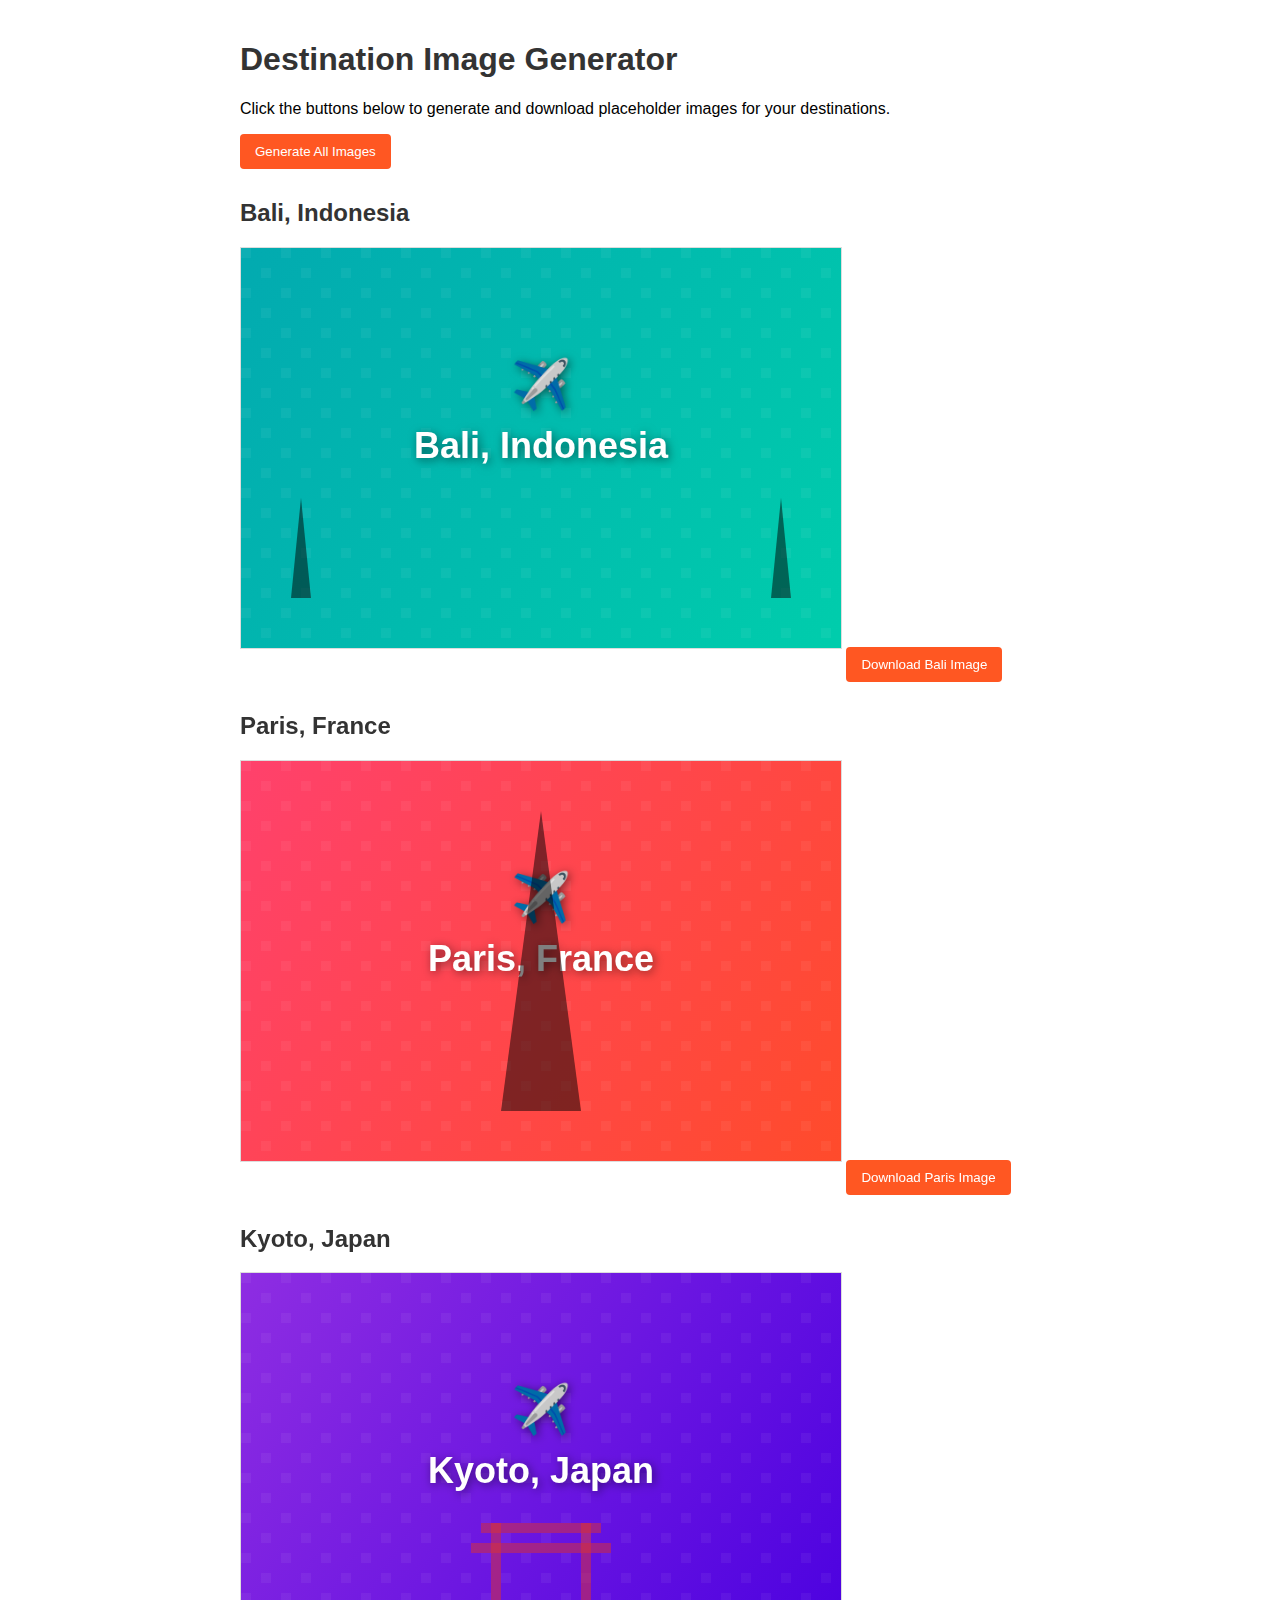
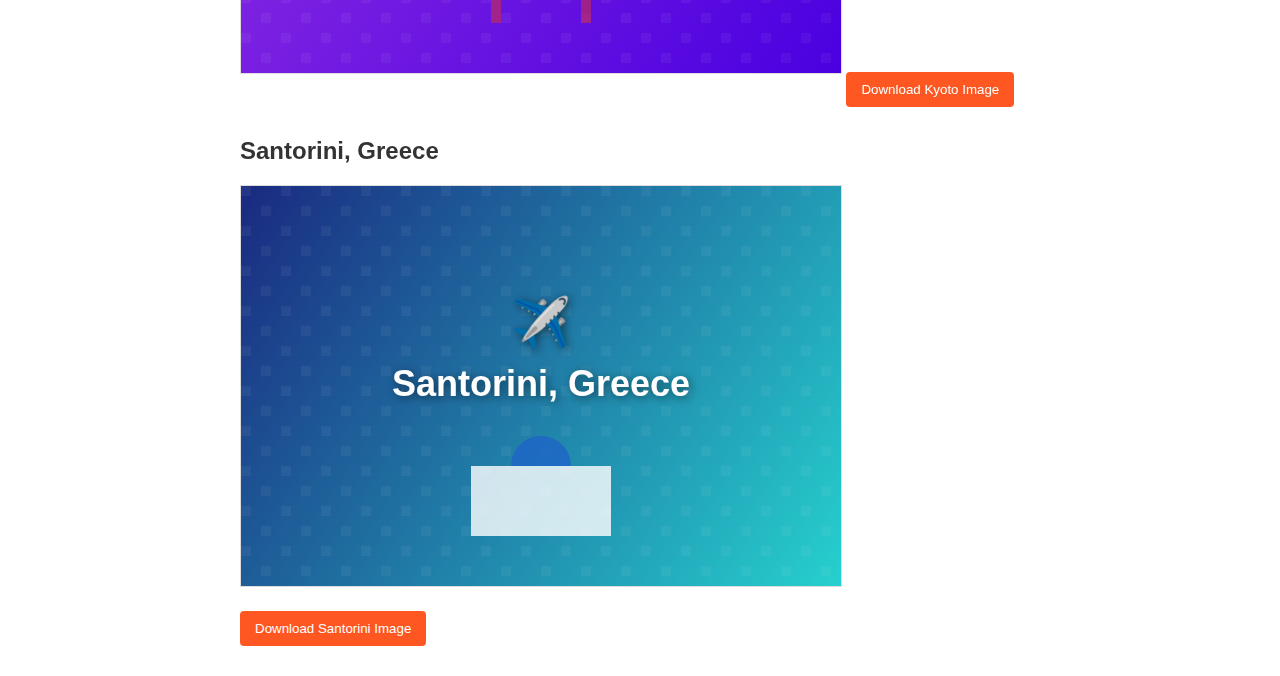
<file: generate-images.html>
<!DOCTYPE html>
<html lang="en">
<head>
    <meta charset="UTF-8">
    <meta name="viewport" content="width=device-width, initial-scale=1.0">
    <title>Generate Destination Images</title>
    <style>
        body {
            font-family: Arial, sans-serif;
            max-width: 800px;
            margin: 0 auto;
            padding: 20px;
        }
        canvas {
            border: 1px solid #ddd;
            margin-bottom: 20px;
            max-width: 100%;
        }
        button {
            padding: 10px 15px;
            background-color: #ff5722;
            color: white;
            border: none;
            border-radius: 4px;
            cursor: pointer;
            margin-right: 10px;
            margin-bottom: 10px;
        }
        button:hover {
            background-color: #e64a19;
        }
        .controls {
            margin-bottom: 20px;
        }
        h1, h2 {
            color: #333;
        }
    </style>
</head>
<body>
    <h1>Destination Image Generator</h1>
    <p>Click the buttons below to generate and download placeholder images for your destinations.</p>
    
    <div class="controls">
        <button id="createAllBtn">Generate All Images</button>
    </div>
    
    <h2>Bali, Indonesia</h2>
    <canvas id="baliCanvas" width="600" height="400"></canvas>
    <button id="baliBtn">Download Bali Image</button>
    
    <h2>Paris, France</h2>
    <canvas id="parisCanvas" width="600" height="400"></canvas>
    <button id="parisBtn">Download Paris Image</button>
    
    <h2>Kyoto, Japan</h2>
    <canvas id="kyotoCanvas" width="600" height="400"></canvas>
    <button id="kyotoBtn">Download Kyoto Image</button>
    
    <h2>Santorini, Greece</h2>
    <canvas id="santoriniCanvas" width="600" height="400"></canvas>
    <button id="santoriniBtn">Download Santorini Image</button>
    
    <script>
        document.addEventListener('DOMContentLoaded', function() {
            function createDestinationImage(canvasId, title, gradient1, gradient2) {
                const canvas = document.getElementById(canvasId);
                const ctx = canvas.getContext('2d');
                
                const gradient = ctx.createLinearGradient(0, 0, canvas.width, canvas.height);
                gradient.addColorStop(0, gradient1);
                gradient.addColorStop(1, gradient2);
                ctx.fillStyle = gradient;
                ctx.fillRect(0, 0, canvas.width, canvas.height);
                
                ctx.fillStyle = 'rgba(255, 255, 255, 0.05)';
                for (let i = 0; i < canvas.width; i += 20) {
                    for (let j = 0; j < canvas.height; j += 20) {
                        if ((i + j) % 40 === 0) {
                            ctx.fillRect(i, j, 10, 10);
                        }
                    }
                }
                
                ctx.fillStyle = 'white';
                ctx.font = 'bold 36px Arial';
                ctx.textAlign = 'center';
                ctx.textBaseline = 'middle';
                ctx.shadowColor = 'rgba(0, 0, 0, 0.5)';
                ctx.shadowBlur = 10;
                ctx.shadowOffsetX = 2;
                ctx.shadowOffsetY = 2;
                ctx.fillText(title, canvas.width / 2, canvas.height / 2);
                
                ctx.font = '48px Arial';
                ctx.fillText('✈️', canvas.width / 2, canvas.height / 2 - 60);
                
                addDestinationElements(ctx, title.toLowerCase(), canvas.width, canvas.height);
            }
            
            function addDestinationElements(ctx, destination, width, height) {
                ctx.shadowBlur = 0;
                ctx.shadowOffsetX = 0;
                ctx.shadowOffsetY = 0;
                
                if (destination.includes('bali')) {
                    ctx.fillStyle = 'rgba(0, 0, 0, 0.5)';
                    ctx.beginPath();
                    ctx.moveTo(50, height - 50);
                    ctx.lineTo(70, height - 50);
                    ctx.lineTo(60, height - 150);
                    ctx.closePath();
                    ctx.fill();
                    
                    ctx.beginPath();
                    ctx.moveTo(width - 50, height - 50);
                    ctx.lineTo(width - 70, height - 50);
                    ctx.lineTo(width - 60, height - 150);
                    ctx.closePath();
                    ctx.fill();
                    
                } else if (destination.includes('paris')) {
                    // Eiffel Tower silhouette for Paris
                    ctx.fillStyle = 'rgba(0, 0, 0, 0.5)';
                    ctx.beginPath();
                    ctx.moveTo(width / 2, 50);
                    ctx.lineTo(width / 2 - 40, height - 50);
                    ctx.lineTo(width / 2 + 40, height - 50);
                    ctx.closePath();
                    ctx.fill();
                    
                } else if (destination.includes('kyoto')) {
                    ctx.fillStyle = 'rgba(220, 50, 50, 0.5)';
                    ctx.fillRect(width / 2 - 50, height - 150, 10, 100);
                    ctx.fillRect(width / 2 + 40, height - 150, 10, 100);
                    ctx.fillRect(width / 2 - 60, height - 150, 120, 10);
                    ctx.fillRect(width / 2 - 70, height - 130, 140, 10);
                    
                } else if (destination.includes('santorini')) {
                    ctx.fillStyle = 'rgba(255, 255, 255, 0.8)';
                    ctx.fillRect(width / 2 - 70, height - 120, 140, 70);
                    
                    ctx.fillStyle = 'rgba(30, 100, 200, 0.8)';
                    ctx.beginPath();
                    ctx.arc(width / 2, height - 120, 30, Math.PI, 0, false);
                    ctx.fill();
                }
            }
            
            function downloadCanvasImage(canvasId, filename) {
                const canvas = document.getElementById(canvasId);
                const image = canvas.toDataURL('image/jpeg', 0.9);
                const link = document.createElement('a');
                link.href = image;
                link.download = filename;
                link.click();
            }
            
            createDestinationImage('baliCanvas', 'Bali, Indonesia', '#02aab0', '#00cdac');
            document.getElementById('baliBtn').addEventListener('click', function() {
                downloadCanvasImage('baliCanvas', 'destination-bali.jpg');
            });
            
            createDestinationImage('parisCanvas', 'Paris, France', '#FF416C', '#FF4B2B');
            document.getElementById('parisBtn').addEventListener('click', function() {
                downloadCanvasImage('parisCanvas', 'destination-paris.jpg');
            });
            
            createDestinationImage('kyotoCanvas', 'Kyoto, Japan', '#8E2DE2', '#4A00E0');
            document.getElementById('kyotoBtn').addEventListener('click', function() {
                downloadCanvasImage('kyotoCanvas', 'destination-kyoto.jpg');
            });
            
            createDestinationImage('santoriniCanvas', 'Santorini, Greece', '#1A2980', '#26D0CE');
            document.getElementById('santoriniBtn').addEventListener('click', function() {
                downloadCanvasImage('santoriniCanvas', 'destination-santorini.jpg');
            });
            
            document.getElementById('createAllBtn').addEventListener('click', function() {
                downloadCanvasImage('baliCanvas', 'destination-bali.jpg');
                downloadCanvasImage('parisCanvas', 'destination-paris.jpg');
                downloadCanvasImage('kyotoCanvas', 'destination-kyoto.jpg');
                downloadCanvasImage('santoriniCanvas', 'destination-santorini.jpg');
            });
        });
    </script>
</body>
</html>
</file>
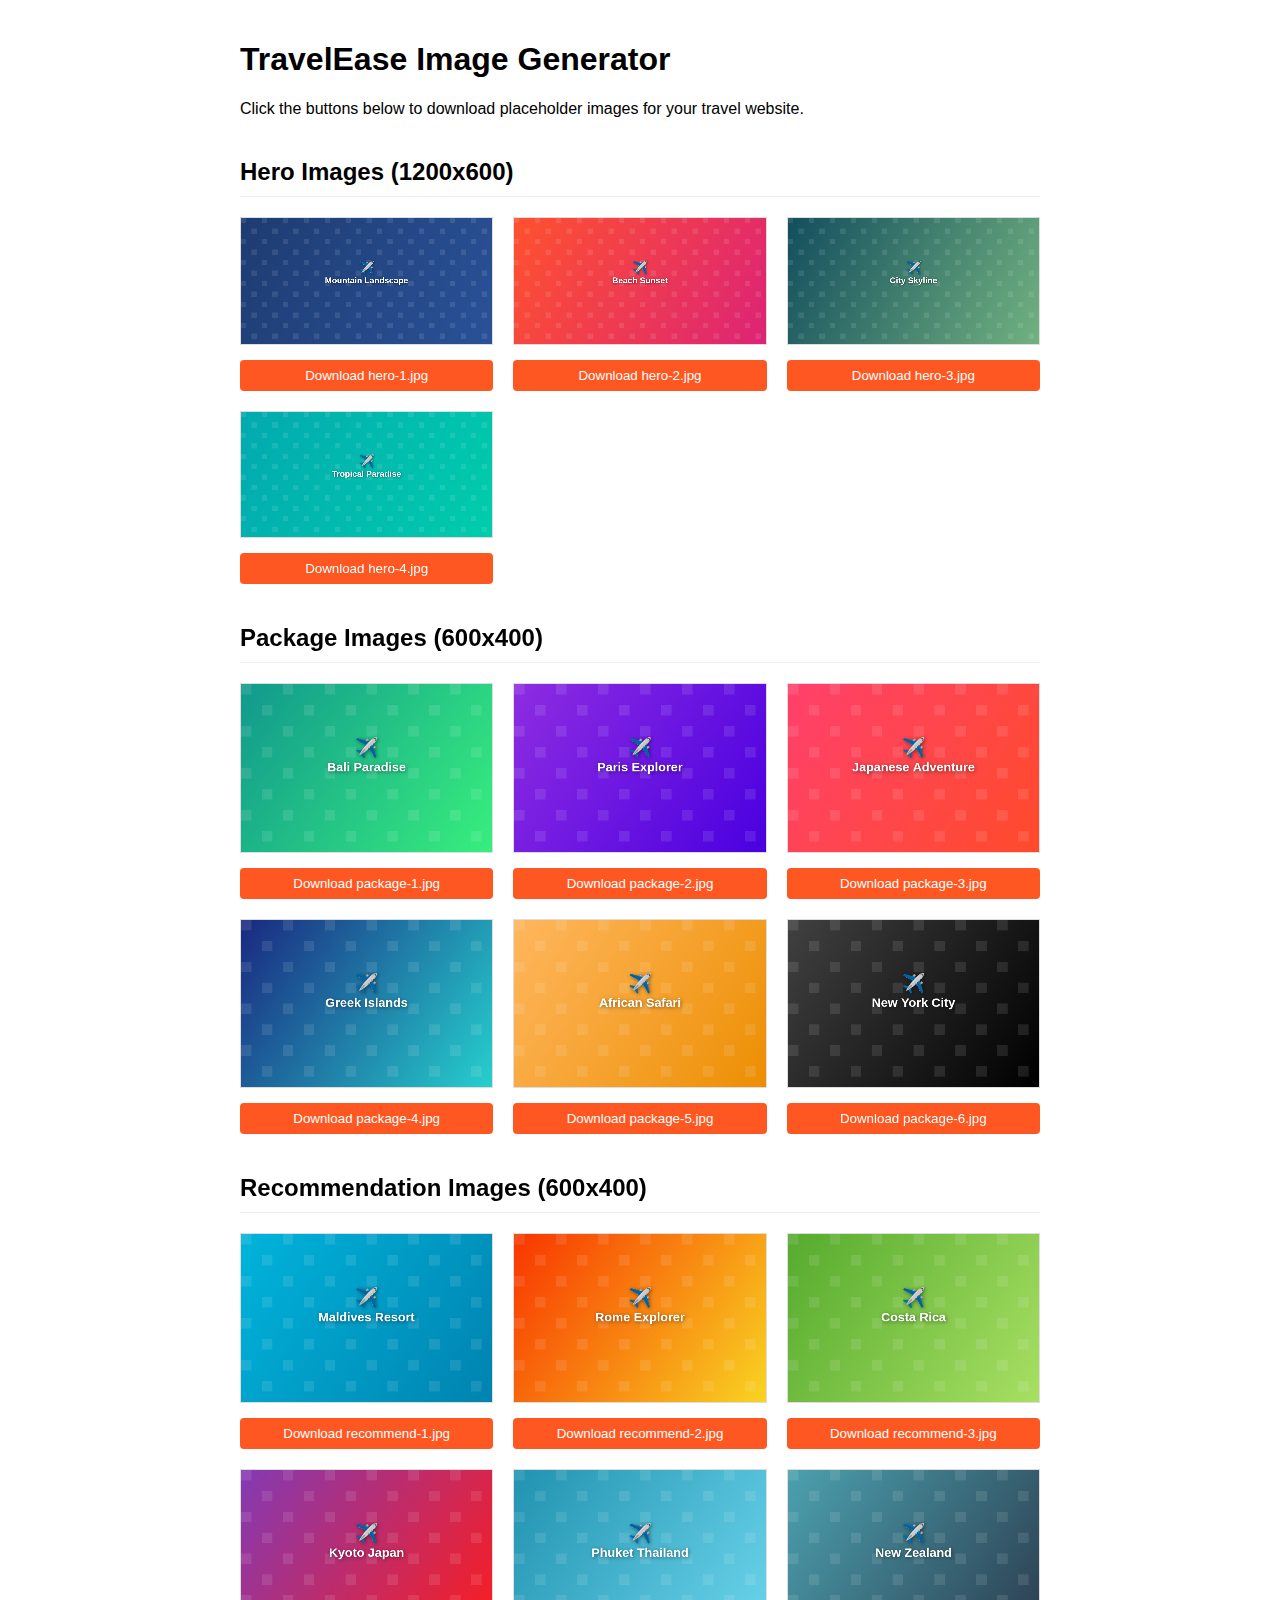
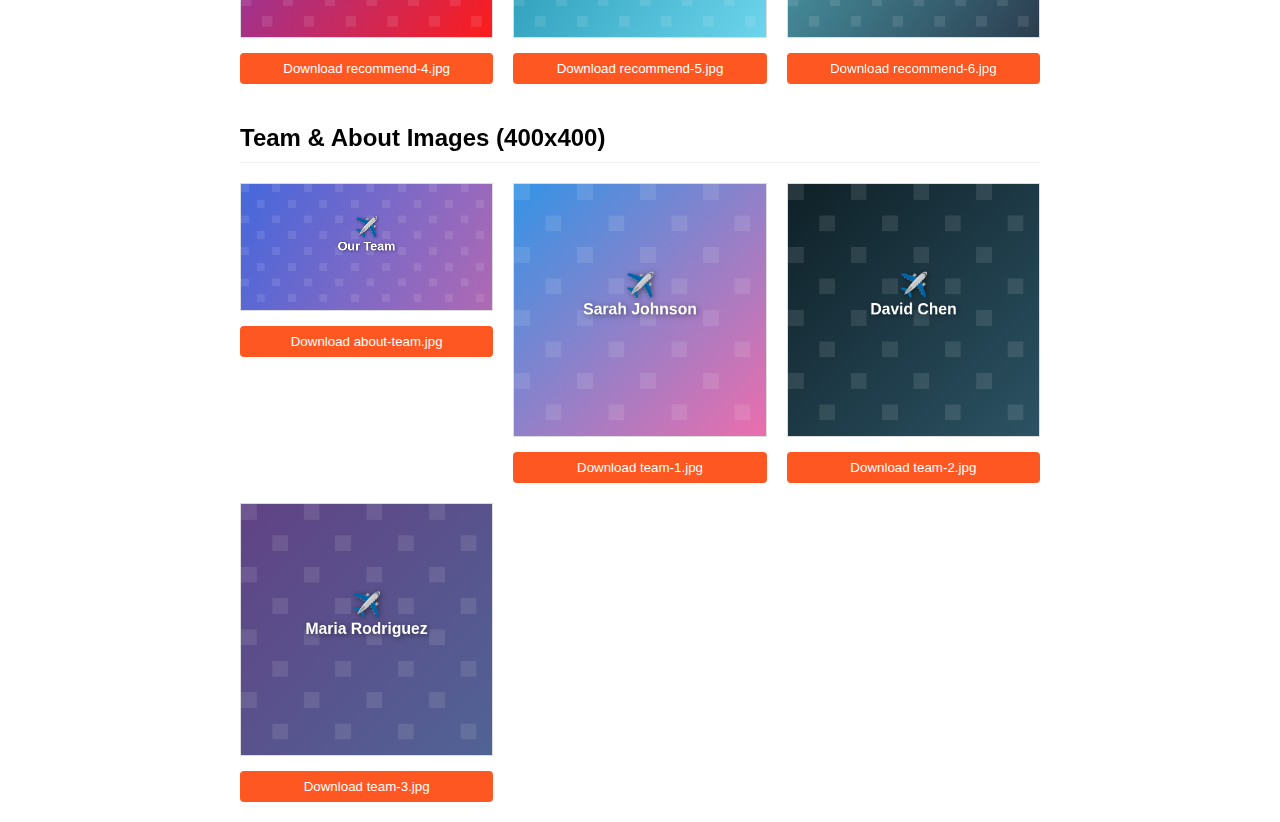
<file: generate_placeholders.html>
<!DOCTYPE html>
<html lang="en">
<head>
    <meta charset="UTF-8">
    <meta name="viewport" content="width=device-width, initial-scale=1.0">
    <title>Image Generator for TravelEase</title>
    <style>
        body {
            font-family: Arial, sans-serif;
            max-width: 800px;
            margin: 0 auto;
            padding: 20px;
        }
        canvas {
            max-width: 100%;
            height: auto;
            margin-bottom: 10px;
            border: 1px solid #ddd;
        }
        .gallery {
            display: grid;
            grid-template-columns: repeat(auto-fill, minmax(250px, 1fr));
            gap: 20px;
            margin-top: 20px;
        }
        .image-item {
            display: flex;
            flex-direction: column;
        }
        button {
            padding: 8px 16px;
            background-color: #ff5722;
            color: white;
            border: none;
            border-radius: 4px;
            cursor: pointer;
            margin-top: 5px;
        }
        button:hover {
            background-color: #e64a19;
        }
        h2 {
            margin-top: 40px;
            border-bottom: 1px solid #eee;
            padding-bottom: 10px;
        }
    </style>
</head>
<body>
    <h1>TravelEase Image Generator</h1>
    <p>Click the buttons below to download placeholder images for your travel website.</p>
    
    <h2>Hero Images (1200x600)</h2>
    <div class="gallery" id="hero-gallery"></div>
    
    <h2>Package Images (600x400)</h2>
    <div class="gallery" id="package-gallery"></div>
    
    <h2>Recommendation Images (600x400)</h2>
    <div class="gallery" id="recommendation-gallery"></div>
    
    <h2>Team & About Images (400x400)</h2>
    <div class="gallery" id="team-gallery"></div>
    
    <script>
        function createPlaceholderImage(width, height, title, gradient1, gradient2, fontSize = 30) {
            const canvas = document.createElement('canvas');
            canvas.width = width;
            canvas.height = height;
            const ctx = canvas.getContext('2d');
            
            const gradient = ctx.createLinearGradient(0, 0, width, height);
            gradient.addColorStop(0, gradient1);
            gradient.addColorStop(1, gradient2);
            ctx.fillStyle = gradient;
            ctx.fillRect(0, 0, width, height);
            
            ctx.fillStyle = 'rgba(255, 255, 255, 0.1)';
            for (let i = 0; i < width; i += 50) {
                for (let j = 0; j < height; j += 50) {
                    if ((i + j) % 100 === 0) {
                        ctx.fillRect(i, j, 25, 25);
                    }
                }
            }
            
            ctx.fillStyle = 'white';
            ctx.textAlign = 'center';
            ctx.textBaseline = 'middle';
            ctx.font = `bold ${fontSize}px Arial`;
            ctx.shadowColor = 'rgba(0, 0, 0, 0.5)';
            ctx.shadowBlur = 10;
            ctx.shadowOffsetX = 2;
            ctx.shadowOffsetY = 2;
            ctx.fillText(title, width / 2, height / 2);
            
            ctx.font = `${fontSize * 1.5}px Arial`;
            ctx.fillText('✈️', width / 2, height / 2 - fontSize * 1.5);
            
            return canvas;
        }
        
        const heroDestinations = [
            { name: 'Mountain Landscape', color1: '#1e3c72', color2: '#2a5298' },
            { name: 'Beach Sunset', color1: '#ff512f', color2: '#dd2476' },
            { name: 'City Skyline', color1: '#134e5e', color2: '#71b280' },
            { name: 'Tropical Paradise', color1: '#02aab0', color2: '#00cdac' }
        ];
        
        const heroGallery = document.getElementById('hero-gallery');
        heroDestinations.forEach((dest, index) => {
            const canvas = createPlaceholderImage(1200, 600, dest.name, dest.color1, dest.color2, 40);
            const div = document.createElement('div');
            div.className = 'image-item';
            div.appendChild(canvas);
            
            const button = document.createElement('button');
            button.textContent = `Download hero-${index + 1}.jpg`;
            button.addEventListener('click', () => {
                const link = document.createElement('a');
                link.href = canvas.toDataURL('image/jpeg');
                link.download = `hero-${index + 1}.jpg`;
                link.click();
            });
            
            div.appendChild(button);
            heroGallery.appendChild(div);
        });
        
        const packageDestinations = [
            { name: 'Bali Paradise', color1: '#11998e', color2: '#38ef7d' },
            { name: 'Paris Explorer', color1: '#8E2DE2', color2: '#4A00E0' },
            { name: 'Japanese Adventure', color1: '#FF416C', color2: '#FF4B2B' },
            { name: 'Greek Islands', color1: '#1A2980', color2: '#26D0CE' },
            { name: 'African Safari', color1: '#FFB75E', color2: '#ED8F03' },
            { name: 'New York City', color1: '#414141', color2: '#000000' }
        ];
        
        const packageGallery = document.getElementById('package-gallery');
        packageDestinations.forEach((dest, index) => {
            const canvas = createPlaceholderImage(600, 400, dest.name, dest.color1, dest.color2, 30);
            const div = document.createElement('div');
            div.className = 'image-item';
            div.appendChild(canvas);
            
            const button = document.createElement('button');
            button.textContent = `Download package-${index + 1}.jpg`;
            button.addEventListener('click', () => {
                const link = document.createElement('a');
                link.href = canvas.toDataURL('image/jpeg');
                link.download = `package-${index + 1}.jpg`;
                link.click();
            });
            
            div.appendChild(button);
            packageGallery.appendChild(div);
        });
        
        const recommendationDestinations = [
            { name: 'Maldives Resort', color1: '#00b4db', color2: '#0083b0' },
            { name: 'Rome Explorer', color1: '#f83600', color2: '#f9d423' },
            { name: 'Costa Rica', color1: '#56ab2f', color2: '#a8e063' },
            { name: 'Kyoto Japan', color1: '#833ab4', color2: '#fd1d1d' },
            { name: 'Phuket Thailand', color1: '#2193b0', color2: '#6dd5ed' },
            { name: 'New Zealand', color1: '#4CA1AF', color2: '#2C3E50' }
        ];
        
        const recommendationGallery = document.getElementById('recommendation-gallery');
        recommendationDestinations.forEach((dest, index) => {
            const canvas = createPlaceholderImage(600, 400, dest.name, dest.color1, dest.color2, 30);
            const div = document.createElement('div');
            div.className = 'image-item';
            div.appendChild(canvas);
            
            const button = document.createElement('button');
            button.textContent = `Download recommend-${index + 1}.jpg`;
            button.addEventListener('click', () => {
                const link = document.createElement('a');
                link.href = canvas.toDataURL('image/jpeg');
                link.download = `recommend-${index + 1}.jpg`;
                link.click();
            });
            
            div.appendChild(button);
            recommendationGallery.appendChild(div);
        });
        
        const teamMembers = [
            { name: 'Team Photo', color1: '#4568DC', color2: '#B06AB3' },
            { name: 'Sarah Johnson', color1: '#3494E6', color2: '#EC6EAD' },
            { name: 'David Chen', color1: '#0F2027', color2: '#2C5364' },
            { name: 'Maria Rodriguez', color1: '#614385', color2: '#516395' }
        ];
        
        const teamGallery = document.getElementById('team-gallery');
        
        const teamCanvas = createPlaceholderImage(800, 400, 'Our Team', teamMembers[0].color1, teamMembers[0].color2, 40);
        const teamDiv = document.createElement('div');
        teamDiv.className = 'image-item';
        teamDiv.appendChild(teamCanvas);
        
        const teamButton = document.createElement('button');
        teamButton.textContent = 'Download about-team.jpg';
        teamButton.addEventListener('click', () => {
            const link = document.createElement('a');
            link.href = teamCanvas.toDataURL('image/jpeg');
            link.download = 'about-team.jpg';
            link.click();
        });
        
        teamDiv.appendChild(teamButton);
        teamGallery.appendChild(teamDiv);
        
        for (let i = 1; i < teamMembers.length; i++) {
            const canvas = createPlaceholderImage(400, 400, teamMembers[i].name, teamMembers[i].color1, teamMembers[i].color2, 25);
            const div = document.createElement('div');
            div.className = 'image-item';
            div.appendChild(canvas);
            
            const button = document.createElement('button');
            button.textContent = `Download team-${i}.jpg`;
            button.addEventListener('click', () => {
                const link = document.createElement('a');
                link.href = canvas.toDataURL('image/jpeg');
                link.download = `team-${i}.jpg`;
                link.click();
            });
            
            div.appendChild(button);
            teamGallery.appendChild(div);
        }
    </script>
</body>
</html>
</file>
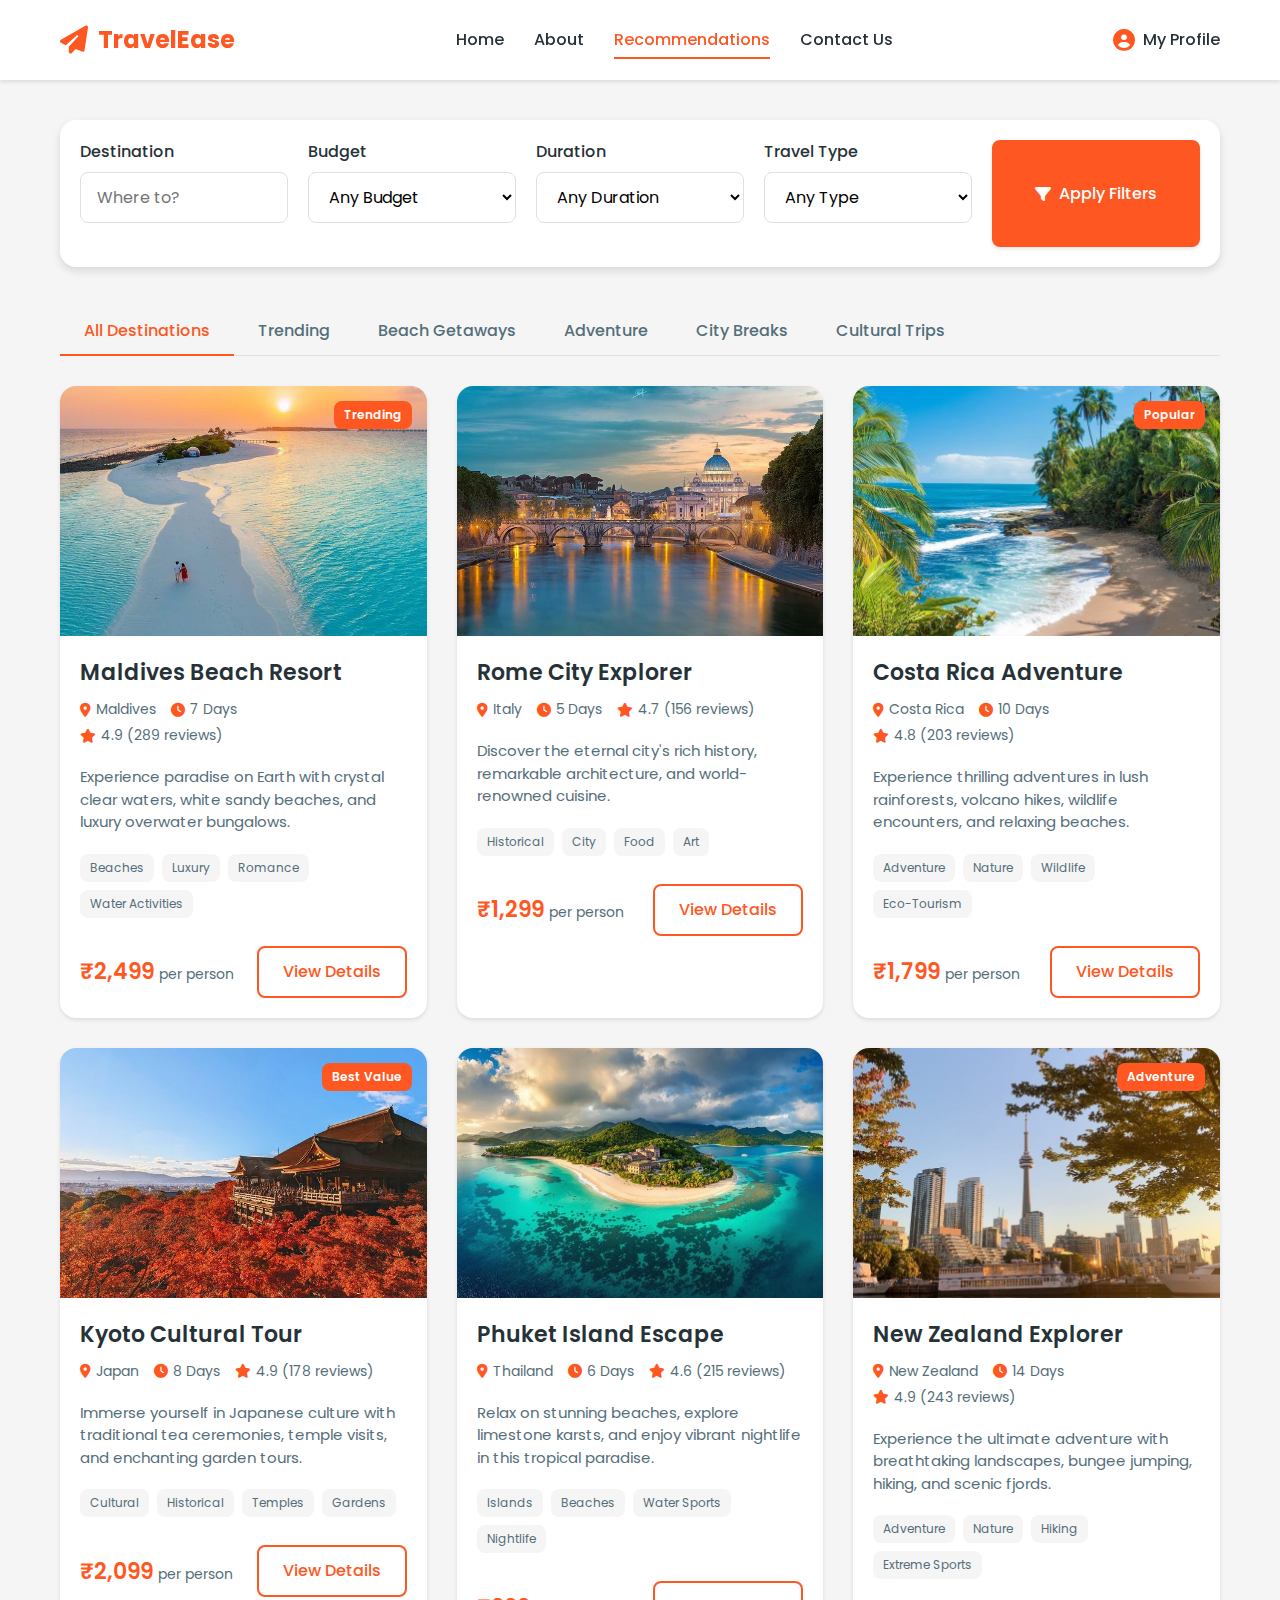
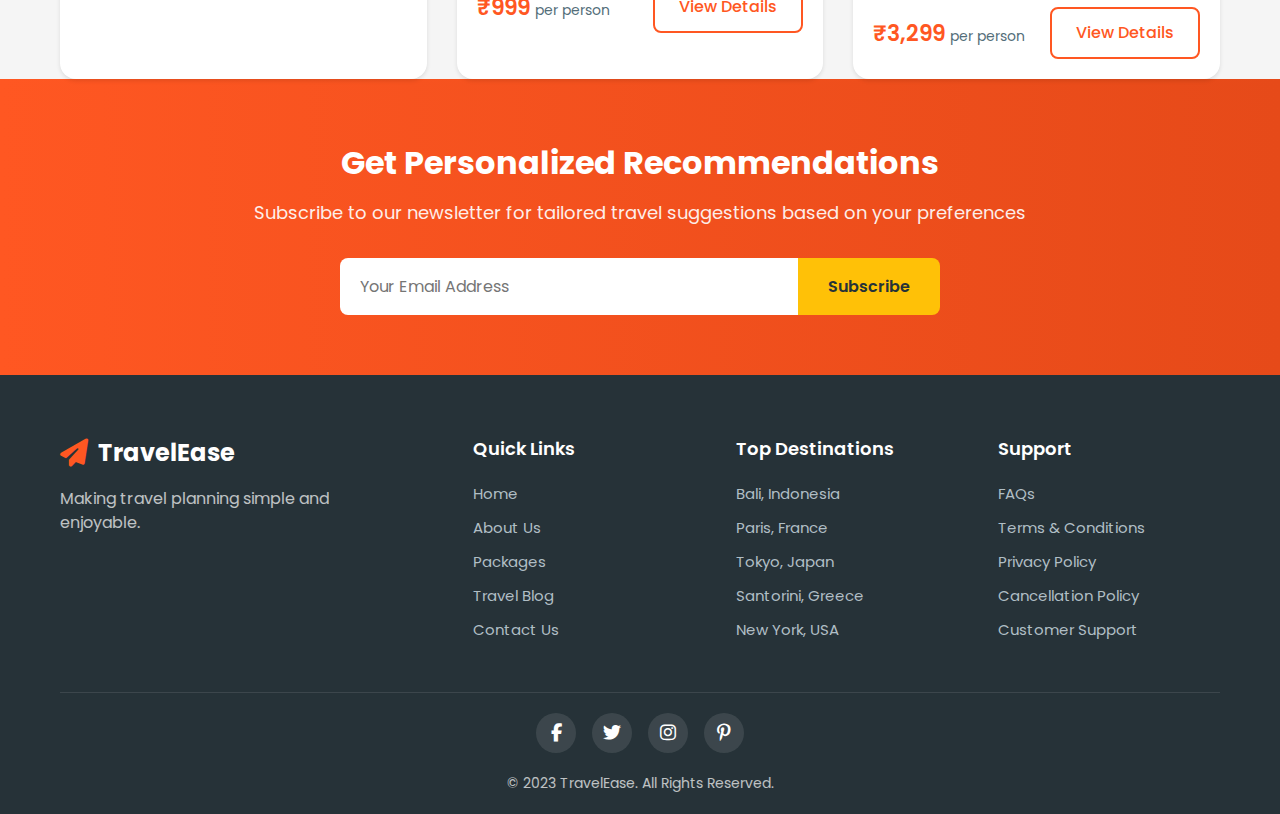
<file: recommendations.html>
<!DOCTYPE html>
<html lang="en">
<head>
    <meta charset="UTF-8">
    <meta name="viewport" content="width=device-width, initial-scale=1.0">
    <title>Travel Recommendations - TravelEase</title>
    <link rel="stylesheet" href="https://cdnjs.cloudflare.com/ajax/libs/font-awesome/6.4.0/css/all.min.css">
    <link href="https://fonts.googleapis.com/css2?family=Poppins:wght@300;400;500;600;700&family=Montserrat:wght@400;500;600;700&display=swap" rel="stylesheet">
    <link rel="stylesheet" href="css/style.css">
    <style>
        .filter-bar {
            background-color: var(--white);
            padding: 2rem;
            border-radius: var(--radius-lg);
            box-shadow: var(--shadow-md);
            margin-bottom: 4rem;
        }
        
        .filter-form {
            display: grid;
            grid-template-columns: repeat(auto-fit, minmax(200px, 1fr));
            gap: 2rem;
        }
        
        .recommendation-card {
            position: relative;
            background-color: var(--white);
            border-radius: var(--radius-lg);
            overflow: hidden;
            box-shadow: var(--shadow-sm);
            transition: var(--transition);
            height: 100%;
        }
        
        .recommendation-card:hover {
            transform: translateY(-10px);
            box-shadow: var(--shadow-lg);
        }
        
        .recommendation-image {
            height: 250px;
            position: relative;
            overflow: hidden;
        }
        
        .recommendation-image img {
            width: 100%;
            height: 100%;
            object-fit: cover;
            transition: transform 0.5s ease;
        }
        
        .recommendation-card:hover .recommendation-image img {
            transform: scale(1.1);
        }
        
        .recommendation-badge {
            position: absolute;
            top: 1.5rem;
            right: 1.5rem;
            background-color: var(--primary-color);
            color: var(--white);
            padding: 0.5rem 1rem;
            border-radius: var(--radius-md);
            font-size: 1.2rem;
            font-weight: 600;
            z-index: 1;
        }
        
        .recommendation-content {
            padding: 2rem;
        }
        
        .recommendation-title {
            font-size: 2.2rem;
            font-weight: 600;
            margin-bottom: 1rem;
            color: var(--text-dark);
        }
        
        .recommendation-meta {
            display: flex;
            flex-wrap: wrap;
            margin-bottom: 1.5rem;
            color: var(--text-medium);
        }
        
        .meta-item {
            display: flex;
            align-items: center;
            margin-right: 1.5rem;
            margin-bottom: 0.5rem;
            font-size: 1.4rem;
        }
        
        .meta-item i {
            color: var(--primary-color);
            margin-right: 0.5rem;
        }
        
        .recommendation-description {
            margin-bottom: 2rem;
            color: var(--text-medium);
            font-size: 1.5rem;
        }
        
        .destination-tags {
            display: flex;
            flex-wrap: wrap;
            margin-bottom: 2rem;
        }
        
        .destination-tag {
            background-color: var(--light-bg);
            color: var(--text-medium);
            padding: 0.5rem 1rem;
            border-radius: var(--radius-md);
            font-size: 1.2rem;
            margin-right: 0.8rem;
            margin-bottom: 0.8rem;
            transition: var(--transition);
        }
        
        .destination-tag:hover {
            background-color: var(--primary-light);
            color: var(--primary-color);
        }
        
        .recommendation-actions {
            display: flex;
            align-items: center;
            justify-content: space-between;
        }
        
        .recommendation-price {
            font-size: 2.2rem;
            font-weight: 600;
            color: var(--primary-color);
        }
        
        .recommendation-price span {
            font-size: 1.4rem;
            font-weight: 400;
            color: var(--text-medium);
        }
        
        .recommendation-grid {
            display: grid;
            grid-template-columns: repeat(auto-fill, minmax(350px, 1fr));
            gap: 3rem;
        }
        
        @media (max-width: 768px) {
            .recommendation-grid {
                grid-template-columns: 1fr;
            }
        }
        
        .category-tabs {
            display: flex;
            flex-wrap: wrap;
            margin-bottom: 3rem;
            border-bottom: 1px solid var(--border-color);
        }
        
        .category-tab {
            padding: 1.2rem 2.4rem;
            font-size: 1.6rem;
            font-weight: 500;
            color: var(--text-medium);
            cursor: pointer;
            transition: var(--transition);
            position: relative;
        }
        
        .category-tab::after {
            content: '';
            position: absolute;
            bottom: -1px;
            left: 0;
            width: 0;
            height: 2px;
            background-color: var(--primary-color);
            transition: var(--transition);
        }
        
        .category-tab:hover,
        .category-tab.active {
            color: var(--primary-color);
        }
        
        .category-tab.active::after {
            width: 100%;
        }
    </style>
</head>
<body>
    <header class="header">
        <div class="container">
            <div class="header-content">
                <div class="logo">
                    <a href="index.html">
                        <i class="fas fa-paper-plane"></i>
                        <span>TravelEase</span>
                    </a>
                </div>
                <nav class="nav-menu">
                    <ul>
                        <li><a href="index.html">Home</a></li>
                        <li><a href="about.html">About</a></li>
                        <li><a href="recommendations.html" class="active">Recommendations</a></li>
                        <li><a href="contact.html">Contact Us</a></li>
                    </ul>
                </nav>
                <div class="user-actions">
                    <a href="profile.html" class="profile-link">
                        <i class="fas fa-user-circle"></i>
                        <span>My Profile</span>
                    </a>
                </div>
                <div class="mobile-menu-btn">
                    <i class="fas fa-bars"></i>
                </div>
            </div>
        </div>
    </header>
    <br>
    <br>
    <br>
    <section class="page-banner" >
        <div class="container">
            <div class="banner-content">
                <br>
                <br>
                <!-- <h1>Travel Recommendations</h1> -->
                <!-- <p>Discover your next dream destination</p> -->
            </div>
        </div>
    </section>

    <section class="filter-section">
        <div class="container">
            <div class="filter-bar">
                <form class="filter-form">
                    <div class="form-group">
                        <label for="filter-destination">Destination</label>
                        <input type="text" id="filter-destination" name="destination" placeholder="Where to?">
                    </div>
                    <div class="form-group">
                        <label for="filter-budget">Budget</label>
                        <select id="filter-budget" name="budget">
                            <option value="">Any Budget</option>
                            <option value="budget">Budget Friendly (Under $1000)</option>
                            <option value="mid-range">Mid-Range ($1000-$3000)</option>
                            <option value="luxury">Luxury ($3000+)</option>
                        </select>
                    </div>
                    <div class="form-group">
                        <label for="filter-duration">Duration</label>
                        <select id="filter-duration" name="duration">
                            <option value="">Any Duration</option>
                            <option value="weekend">Weekend Getaway (1-3 days)</option>
                            <option value="short">Short Trip (4-7 days)</option>
                            <option value="extended">Extended Trip (8-14 days)</option>
                            <option value="long">Long Journey (15+ days)</option>
                        </select>
                    </div>
                    <div class="form-group">
                        <label for="filter-type">Travel Type</label>
                        <select id="filter-type" name="type">
                            <option value="">Any Type</option>
                            <option value="adventure">Adventure</option>
                            <option value="beach">Beach</option>
                            <option value="city">City Break</option>
                            <option value="cultural">Cultural</option>
                            <option value="nature">Nature & Wildlife</option>
                        </select>
                    </div>
                    <button type="submit" class="btn btn-primary">
                        <i class="fas fa-filter"></i>
                        Apply Filters
                    </button>
                </form>
            </div>
        </div>
    </section>

    <section class="recommendations-section">
        <div class="container">
            <div class="category-tabs">
                <div class="category-tab active" data-category="all">All Destinations</div>
                <div class="category-tab" data-category="trending">Trending</div>
                <div class="category-tab" data-category="beach">Beach Getaways</div>
                <div class="category-tab" data-category="adventure">Adventure</div>
                <div class="category-tab" data-category="city">City Breaks</div>
                <div class="category-tab" data-category="cultural">Cultural Trips</div>
            </div>
            
            <div class="recommendation-grid">
                <div class="recommendation-card" data-category="trending beach">
                    <div class="recommendation-image">
                        <img src="images/Maldives Beach Resort.jpg" alt="Maldives Beach Resort">
                        <div class="recommendation-badge">Trending</div>
                    </div>
                    <div class="recommendation-content">
                        <h3 class="recommendation-title">Maldives Beach Resort</h3>
                        <div class="recommendation-meta">
                            <div class="meta-item">
                                <i class="fas fa-map-marker-alt"></i>
                                <span>Maldives</span>
                            </div>
                            <div class="meta-item">
                                <i class="fas fa-clock"></i>
                                <span>7 Days</span>
                            </div>
                            <div class="meta-item">
                                <i class="fas fa-star"></i>
                                <span>4.9 (289 reviews)</span>
                            </div>
                        </div>
                        <p class="recommendation-description">Experience paradise on Earth with crystal clear waters, white sandy beaches, and luxury overwater bungalows.</p>
                        <div class="destination-tags">
                            <span class="destination-tag">Beaches</span>
                            <span class="destination-tag">Luxury</span>
                            <span class="destination-tag">Romance</span>
                            <span class="destination-tag">Water Activities</span>
                        </div>
                        <div class="recommendation-actions">
                            <div class="recommendation-price">
                                ₹2,499 <span>per person</span>
                            </div>
                            <a href="#" class="btn btn-outline">View Details</a>
                        </div>
                    </div>
                </div>
                
                <div class="recommendation-card" data-category="city cultural">
                    <div class="recommendation-image">
                        <img src="images/Rome City Explorer.jpg" alt="Rome City Explorer">
                    </div>
                    <div class="recommendation-content">
                        <h3 class="recommendation-title">Rome City Explorer</h3>
                        <div class="recommendation-meta">
                            <div class="meta-item">
                                <i class="fas fa-map-marker-alt"></i>
                                <span>Italy</span>
                            </div>
                            <div class="meta-item">
                                <i class="fas fa-clock"></i>
                                <span>5 Days</span>
                            </div>
                            <div class="meta-item">
                                <i class="fas fa-star"></i>
                                <span>4.7 (156 reviews)</span>
                            </div>
                        </div>
                        <p class="recommendation-description">Discover the eternal city's rich history, remarkable architecture, and world-renowned cuisine.</p>
                        <div class="destination-tags">
                            <span class="destination-tag">Historical</span>
                            <span class="destination-tag">City</span>
                            <span class="destination-tag">Food</span>
                            <span class="destination-tag">Art</span>
                        </div>
                        <div class="recommendation-actions">
                            <div class="recommendation-price">
                                ₹1,299 <span>per person</span>
                            </div>
                            <a href="#" class="btn btn-outline">View Details</a>
                        </div>
                    </div>
                </div>
                
                <div class="recommendation-card" data-category="adventure nature">
                    <div class="recommendation-image">
                        <img src="images/Costa Rica Adventure.jpg" alt="Costa Rica Adventure">
                        <div class="recommendation-badge">Popular</div>
                    </div>
                    <div class="recommendation-content">
                        <h3 class="recommendation-title">Costa Rica Adventure</h3>
                        <div class="recommendation-meta">
                            <div class="meta-item">
                                <i class="fas fa-map-marker-alt"></i>
                                <span>Costa Rica</span>
                            </div>
                            <div class="meta-item">
                                <i class="fas fa-clock"></i>
                                <span>10 Days</span>
                            </div>
                            <div class="meta-item">
                                <i class="fas fa-star"></i>
                                <span>4.8 (203 reviews)</span>
                            </div>
                        </div>
                        <p class="recommendation-description">Experience thrilling adventures in lush rainforests, volcano hikes, wildlife encounters, and relaxing beaches.</p>
                        <div class="destination-tags">
                            <span class="destination-tag">Adventure</span>
                            <span class="destination-tag">Nature</span>
                            <span class="destination-tag">Wildlife</span>
                            <span class="destination-tag">Eco-Tourism</span>
                        </div>
                        <div class="recommendation-actions">
                            <div class="recommendation-price">
                                ₹1,799 <span>per person</span>
                            </div>
                            <a href="#" class="btn btn-outline">View Details</a>
                        </div>
                    </div>
                </div>
                
                <div class="recommendation-card" data-category="cultural trending">
                    <div class="recommendation-image">
                        <img src="images/Kyoto Cultural Tour.jpg" alt="Kyoto Cultural Tour">
                        <div class="recommendation-badge">Best Value</div>
                    </div>
                    <div class="recommendation-content">
                        <h3 class="recommendation-title">Kyoto Cultural Tour</h3>
                        <div class="recommendation-meta">
                            <div class="meta-item">
                                <i class="fas fa-map-marker-alt"></i>
                                <span>Japan</span>
                            </div>
                            <div class="meta-item">
                                <i class="fas fa-clock"></i>
                                <span>8 Days</span>
                            </div>
                            <div class="meta-item">
                                <i class="fas fa-star"></i>
                                <span>4.9 (178 reviews)</span>
                            </div>
                        </div>
                        <p class="recommendation-description">Immerse yourself in Japanese culture with traditional tea ceremonies, temple visits, and enchanting garden tours.</p>
                        <div class="destination-tags">
                            <span class="destination-tag">Cultural</span>
                            <span class="destination-tag">Historical</span>
                            <span class="destination-tag">Temples</span>
                            <span class="destination-tag">Gardens</span>
                        </div>
                        <div class="recommendation-actions">
                            <div class="recommendation-price">
                                ₹2,099 <span>per person</span>
                            </div>
                            <a href="#" class="btn btn-outline">View Details</a>
                        </div>
                    </div>
                </div>
                
                <div class="recommendation-card" data-category="beach nature">
                    <div class="recommendation-image">
                        <img src="images/Phuket Island Escape.jpg" alt="Phuket Island Escape">
                    </div>
                    <div class="recommendation-content">
                        <h3 class="recommendation-title">Phuket Island Escape</h3>
                        <div class="recommendation-meta">
                            <div class="meta-item">
                                <i class="fas fa-map-marker-alt"></i>
                                <span>Thailand</span>
                            </div>
                            <div class="meta-item">
                                <i class="fas fa-clock"></i>
                                <span>6 Days</span>
                            </div>
                            <div class="meta-item">
                                <i class="fas fa-star"></i>
                                <span>4.6 (215 reviews)</span>
                            </div>
                        </div>
                        <p class="recommendation-description">Relax on stunning beaches, explore limestone karsts, and enjoy vibrant nightlife in this tropical paradise.</p>
                        <div class="destination-tags">
                            <span class="destination-tag">Islands</span>
                            <span class="destination-tag">Beaches</span>
                            <span class="destination-tag">Water Sports</span>
                            <span class="destination-tag">Nightlife</span>
                        </div>
                        <div class="recommendation-actions">
                            <div class="recommendation-price">
                                ₹999 <span>per person</span>
                            </div>
                            <a href="#" class="btn btn-outline">View Details</a>
                        </div>
                    </div>
                </div>
                
                <div class="recommendation-card" data-category="adventure nature">
                    <div class="recommendation-image">
                        <img src="images/New Zealand Explorer.jpg" alt="New Zealand Explorer">
                        <div class="recommendation-badge">Adventure</div>
                    </div>
                    <div class="recommendation-content">
                        <h3 class="recommendation-title">New Zealand Explorer</h3>
                        <div class="recommendation-meta">
                            <div class="meta-item">
                                <i class="fas fa-map-marker-alt"></i>
                                <span>New Zealand</span>
                            </div>
                            <div class="meta-item">
                                <i class="fas fa-clock"></i>
                                <span>14 Days</span>
                            </div>
                            <div class="meta-item">
                                <i class="fas fa-star"></i>
                                <span>4.9 (243 reviews)</span>
                            </div>
                        </div>
                        <p class="recommendation-description">Experience the ultimate adventure with breathtaking landscapes, bungee jumping, hiking, and scenic fjords.</p>
                        <div class="destination-tags">
                            <span class="destination-tag">Adventure</span>
                            <span class="destination-tag">Nature</span>
                            <span class="destination-tag">Hiking</span>
                            <span class="destination-tag">Extreme Sports</span>
                        </div>
                        <div class="recommendation-actions">
                            <div class="recommendation-price">
                                ₹3,299 <span>per person</span>
                            </div>
                            <a href="#" class="btn btn-outline">View Details</a>
                        </div>
                    </div>
                </div>
            </div>
        </div>
    </section>

    <section class="newsletter">
        <div class="container">
            <div class="newsletter-content">
                <h2>Get Personalized Recommendations</h2>
                <p>Subscribe to our newsletter for tailored travel suggestions based on your preferences</p>
                <form class="newsletter-form">
                    <input type="email" placeholder="Your Email Address">
                    <button type="submit" class="btn">Subscribe</button>
                </form>
            </div>
        </div>
    </section>

    <footer class="footer">
        <div class="container">
            <div class="footer-content">
                <div class="footer-logo">
                    <a href="index.html">
                        <i class="fas fa-paper-plane"></i>
                        <span>TravelEase</span>
                    </a>
                    <p>Making travel planning simple and enjoyable.</p>
                </div>
                <div class="footer-links">
                    <div class="footer-column">
                        <h3>Quick Links</h3>
                        <ul>
                            <li><a href="index.html">Home</a></li>
                            <li><a href="about.html">About Us</a></li>
                            <li><a href="packages.html">Packages</a></li>
                            <li><a href="blog.html">Travel Blog</a></li>
                            <li><a href="contact.html">Contact Us</a></li>
                        </ul>
                    </div>
                    <div class="footer-column">
                        <h3>Top Destinations</h3>
                        <ul>
                            <li><a href="#">Bali, Indonesia</a></li>
                            <li><a href="#">Paris, France</a></li>
                            <li><a href="#">Tokyo, Japan</a></li>
                            <li><a href="#">Santorini, Greece</a></li>
                            <li><a href="#">New York, USA</a></li>
                        </ul>
                    </div>
                    <div class="footer-column">
                        <h3>Support</h3>
                        <ul>
                            <li><a href="#">FAQs</a></li>
                            <li><a href="#">Terms & Conditions</a></li>
                            <li><a href="#">Privacy Policy</a></li>
                            <li><a href="#">Cancellation Policy</a></li>
                            <li><a href="#">Customer Support</a></li>
                        </ul>
                    </div>
                </div>
            </div>
            <div class="footer-bottom">
                <div class="social-icons">
                    <a href="#"><i class="fab fa-facebook-f"></i></a>
                    <a href="#"><i class="fab fa-twitter"></i></a>
                    <a href="#"><i class="fab fa-instagram"></i></a>
                    <a href="#"><i class="fab fa-pinterest-p"></i></a>
                </div>
                <p class="copyright">© 2023 TravelEase. All Rights Reserved.</p>
            </div>
        </div>
    </footer>

    <a href="#" class="back-to-top">
        <i class="fas fa-chevron-up"></i>
    </a>

    <script src="js/script.js"></script>
    <script>
        document.addEventListener('DOMContentLoaded', function() {
            const categoryTabs = document.querySelectorAll('.category-tab');
            const recommendationCards = document.querySelectorAll('.recommendation-card');
            
            categoryTabs.forEach(tab => {
                tab.addEventListener('click', () => {
                    categoryTabs.forEach(t => t.classList.remove('active'));
                    
                    tab.classList.add('active');
                    
                    const category = tab.dataset.category;
                    
                    recommendationCards.forEach(card => {
                        if (category === 'all') {
                            card.style.display = 'block';
                        } else {
                            if (card.dataset.category.includes(category)) {
                                card.style.display = 'block';
                            } else {
                                card.style.display = 'none';
                            }
                        }
                    });
                });
            });
            
            const filterForm = document.querySelector('.filter-form');
            if (filterForm) {
                filterForm.addEventListener('submit', function(e) {
                    e.preventDefault();
                    
                    const destination = document.getElementById('filter-destination').value.toLowerCase();
                    const budget = document.getElementById('filter-budget').value;
                    const duration = document.getElementById('filter-duration').value;
                    const type = document.getElementById('filter-type').value;
                    
                    alert(`Filters applied: Destination: ${destination || 'Any'}, Budget: ${budget || 'Any'}, Duration: ${duration || 'Any'}, Type: ${type || 'Any'}`);
                    

                    this.reset();
                });
            }
        });
    </script>
</body>
</html>
</file>
<file: css/style.css>
:root {
    --primary-color: #ff5722;
    --primary-dark: #e64a19;
    --primary-light: #ffccbc;
    --secondary-color: #2196f3;
    --secondary-dark: #1976d2;
    --secondary-light: #bbdefb;
    --accent-color: #ffc107;
    --text-dark: #263238;
    --text-medium: #546e7a;
    --text-light: #b0bec5;
    --white: #ffffff;
    --light-bg: #f5f5f5;
    --dark-bg: #263238;
    --border-color: #e0e0e0;
    --success: #4caf50;
    --error: #f44336;
    --warning: #ff9800;
    --shadow-sm: 0 2px 4px rgba(0, 0, 0, 0.1);
    --shadow-md: 0 4px 8px rgba(0, 0, 0, 0.12);
    --shadow-lg: 0 8px 16px rgba(0, 0, 0, 0.15);
    --transition: all 0.3s ease;
    --radius-sm: 4px;
    --radius-md: 8px;
    --radius-lg: 16px;
}

* {
    margin: 0;
    padding: 0;
    box-sizing: border-box;
}

html {
    font-size: 62.5%;
    scroll-behavior: smooth;
}

body {
    font-family: 'Poppins', sans-serif;
    font-size: 1.6rem;
    line-height: 1.5;
    color: var(--text-dark);
    background-color: var(--light-bg);
}

a {
    text-decoration: none;
    color: inherit;
    transition: var(--transition);
}

ul {
    list-style: none;
}

img {
    max-width: 100%;
    height: auto;
    display: block;
}

button, input, select, textarea {
    font-family: inherit;
    font-size: inherit;
    outline: none;
    border: none;
    background: none;
}

button {
    cursor: pointer;
}

.container {
    width: 100%;
    max-width: 1200px;
    margin: 0 auto;
    padding: 0 2rem;
}

.section-header {
    text-align: center;
    margin-bottom: 4rem;
}

.section-header h2 {
    font-size: 3.6rem;
    font-weight: 700;
    color: var(--text-dark);
    margin-bottom: 1rem;
    font-family: 'Montserrat', sans-serif;
}

.section-header p {
    font-size: 1.8rem;
    color: var(--text-medium);
    max-width: 600px;
    margin: 0 auto;
}

.btn {
    display: inline-flex;
    align-items: center;
    justify-content: center;
    padding: 1.2rem 2.4rem;
    font-size: 1.6rem;
    font-weight: 500;
    border-radius: var(--radius-md);
    transition: var(--transition);
    text-align: center;
}

.btn i {
    margin-right: 0.8rem;
}

.btn-primary {
    background-color: var(--primary-color);
    color: var(--white);
    box-shadow: var(--shadow-sm);
}

.btn-primary:hover {
    background-color: var(--primary-dark);
    box-shadow: var(--shadow-md);
    transform: translateY(-2px);
}

.btn-outline {
    border: 2px solid var(--primary-color);
    color: var(--primary-color);
    background-color: transparent;
}

.btn-outline:hover {
    background-color: var(--primary-color);
    color: var(--white);
}

.btn-search {
    background: linear-gradient(to right, var(--primary-color), var(--primary-dark));
    color: var(--white);
    border-radius: var(--radius-md);
    padding: 1.5rem 2.8rem;
    font-size: 1.7rem;
    box-shadow: var(--shadow-md);
}

.btn-search:hover {
    transform: translateY(-3px);
    box-shadow: var(--shadow-lg);
}

.header {
    background-color: var(--white);
    box-shadow: var(--shadow-sm);
    position: fixed;
    top: 0;
    left: 0;
    width: 100%;
    z-index: 1000;
    transition: var(--transition);
}

.header-content {
    display: flex;
    align-items: center;
    justify-content: space-between;
    height: 8rem;
}

.logo a {
    display: flex;
    align-items: center;
    font-size: 2.4rem;
    font-weight: 700;
    color: var(--primary-color);
}

.logo i {
    font-size: 2.8rem;
    margin-right: 1rem;
}

.nav-menu ul {
    display: flex;
}

.nav-menu li {
    margin: 0 1.5rem;
}

.nav-menu a {
    font-size: 1.6rem;
    font-weight: 500;
    color: var(--text-dark);
    padding: 0.8rem 0;
    position: relative;
}

.nav-menu a::after {
    content: '';
    position: absolute;
    left: 0;
    bottom: 0;
    width: 0;
    height: 2px;
    background-color: var(--primary-color);
    transition: var(--transition);
}

.nav-menu a:hover,
.nav-menu a.active {
    color: var(--primary-color);
}

.nav-menu a:hover::after,
.nav-menu a.active::after {
    width: 100%;
}

.user-actions {
    display: flex;
    align-items: center;
}

.profile-link {
    display: flex;
    align-items: center;
    font-weight: 500;
    color: var(--text-dark);
}

.profile-link i {
    font-size: 2.2rem;
    margin-right: 0.8rem;
    color: var(--primary-color);
}

.mobile-menu-btn {
    display: none;
    font-size: 2.4rem;
    color: var(--text-dark);
}

.hero-carousel {
    height: 100vh;
    position: relative;
    overflow: hidden;
    margin-top: 8rem;
}

.carousel-container {
    height: 100%;
    position: relative;
}

.carousel-slides {
    height: 100%;
    width: 100%;
}

.carousel-slide {
    position: absolute;
    top: 0;
    left: 0;
    width: 100%;
    height: 100%;
    opacity: 0;
    transition: opacity 1s ease-in-out;
}

.carousel-slide.active {
    opacity: 1;
}

.carousel-slide img {
    width: 100%;
    height: 100%;
    object-fit: cover;
}

.overlay {
    position: absolute;
    top: 0;
    left: 0;
    width: 100%;
    height: 100%;
    background: linear-gradient(rgba(0, 0, 0, 0.3), rgba(0, 0, 0, 0.5));
}

.carousel-content {
    position: absolute;
    top: 50%;
    left: 50%;
    transform: translate(-50%, -50%);
    text-align: center;
    color: var(--white);
    width: 90%;
    max-width: 800px;
    z-index: 10;
}

.site-title {
    font-size: 6rem;
    font-weight: 700;
    margin-bottom: 1.6rem;
    font-family: 'Montserrat', sans-serif;
    text-shadow: 2px 2px 4px rgba(0, 0, 0, 0.3);
    animation: fadeIn 1s ease-in-out;
}

.tagline {
    font-size: 2.4rem;
    margin-bottom: 3.2rem;
    text-shadow: 1px 1px 2px rgba(0, 0, 0, 0.3);
    animation: fadeIn 1s ease-in-out 0.5s both;
}

.carousel-controls {
    position: absolute;
    bottom: 3rem;
    left: 50%;
    transform: translateX(-50%);
    display: flex;
    align-items: center;
    z-index: 10;
}

.carousel-prev,
.carousel-next {
    width: 5rem;
    height: 5rem;
    background-color: rgba(255, 255, 255, 0.2);
    border-radius: 50%;
    display: flex;
    align-items: center;
    justify-content: center;
    font-size: 2rem;
    color: var(--white);
    transition: var(--transition);
    backdrop-filter: blur(5px);
    margin: 0 1rem;
}

.carousel-prev:hover,
.carousel-next:hover {
    background-color: rgba(255, 255, 255, 0.4);
}

.carousel-dots {
    display: flex;
    align-items: center;
    justify-content: center;
}

.dot {
    width: 1.2rem;
    height: 1.2rem;
    border-radius: 50%;
    background-color: rgba(255, 255, 255, 0.4);
    margin: 0 0.6rem;
    cursor: pointer;
    transition: var(--transition);
}

.dot.active {
    background-color: var(--white);
    transform: scale(1.2);
}

.trip-planner {
    padding: 8rem 0;
    background-color: var(--white);
}

.planner-form-container {
    max-width: 900px;
    margin: 0 auto;
    background: var(--white);
    border-radius: var(--radius-lg);
    box-shadow: var(--shadow-lg);
    overflow: hidden;
    transition: var(--transition);
}

.planner-form {
    padding: 3.2rem;
}

.form-group {
    margin-bottom: 2.4rem;
}

.form-row {
    display: grid;
    grid-template-columns: 1fr 1fr;
    gap: 2rem;
    margin-bottom: 2.4rem;
}

.form-group label {
    display: block;
    font-size: 1.6rem;
    font-weight: 500;
    margin-bottom: 0.8rem;
    color: var(--text-dark);
}

.form-group label i {
    margin-right: 0.8rem;
    color: var(--primary-color);
}

.form-group input,
.form-group select {
    width: 100%;
    padding: 1.2rem 1.6rem;
    font-size: 1.6rem;
    border: 1px solid var(--border-color);
    border-radius: var(--radius-md);
    background-color: var(--white);
    transition: var(--transition);
}

.form-group input:focus,
.form-group select:focus {
    border-color: var(--primary-color);
    box-shadow: 0 0 0 2px var(--primary-light);
}

.popular-packages {
    padding: 8rem 0;
    background-color: var(--light-bg);
}

.packages-container {
    display: grid;
    grid-template-columns: repeat(auto-fill, minmax(350px, 1fr));
    gap: 3rem;
}

.package {
    background-color: var(--white);
    border-radius: var(--radius-lg);
    overflow: hidden;
    box-shadow: var(--shadow-sm);
    transition: var(--transition);
    opacity: 0;
    transform: translateY(20px);
    animation: fadeIn 0.5s ease-in-out forwards;
}

.package:hover {
    transform: translateY(-10px);
    box-shadow: var(--shadow-lg);
}

.package-img {
    position: relative;
    height: 200px;
    overflow: hidden;
}

.package-img img {
    width: 100%;
    height: 100%;
    object-fit: cover;
    transition: transform 0.5s ease;
}

.package:hover .package-img img {
    transform: scale(1.1);
}

.package-price {
    position: absolute;
    top: 2rem;
    right: 2rem;
    background-color: var(--primary-color);
    color: var(--white);
    padding: 0.8rem 1.6rem;
    font-size: 1.8rem;
    font-weight: 600;
    border-radius: var(--radius-md);
    box-shadow: var(--shadow-sm);
}

.package-content {
    padding: 2.4rem;
}

.package-content h3 {
    font-size: 2.2rem;
    font-weight: 600;
    margin-bottom: 1.2rem;
    color: var(--text-dark);
}

.package-rating {
    display: flex;
    align-items: center;
    margin-bottom: 1.6rem;
    font-size: 1.4rem;
}

.package-rating i {
    color: var(--accent-color);
    margin-right: 0.2rem;
}

.package-rating span {
    margin-left: 0.8rem;
    color: var(--text-medium);
}

.package-content p {
    color: var(--text-medium);
    margin-bottom: 1.6rem;
    font-size: 1.5rem;
}

.package-features {
    display: flex;
    flex-wrap: wrap;
    margin-bottom: 2rem;
}

.package-features span {
    font-size: 1.4rem;
    color: var(--text-medium);
    margin-right: 1.6rem;
    margin-bottom: 0.8rem;
    display: flex;
    align-items: center;
}

.package-features i {
    color: var(--primary-color);
    margin-right: 0.6rem;
}

.testimonials {
    padding: 8rem 0;
    background-color: var(--white);
}

.testimonials-slider {
    max-width: 800px;
    margin: 0 auto;
}

.testimonial {
    display: flex;
    align-items: center;
    background-color: var(--light-bg);
    border-radius: var(--radius-lg);
    padding: 4rem;
    box-shadow: var(--shadow-sm);
}

.testimonial-image {
    width: 10rem;
    height: 10rem;
    border-radius: 50%;
    overflow: hidden;
    margin-right: 3rem;
    flex-shrink: 0;
}

.testimonial-content {
    flex: 1;
}

.testimonial-rating {
    display: flex;
    align-items: center;
    margin-bottom: 1.2rem;
}

.testimonial-rating i {
    color: var(--accent-color);
    margin-right: 0.2rem;
}

.testimonial-content p {
    font-size: 1.8rem;
    font-style: italic;
    color: var(--text-dark);
    margin-bottom: 1.6rem;
    line-height: 1.6;
}

.testimonial-content h4 {
    font-size: 1.8rem;
    font-weight: 600;
    color: var(--text-dark);
    margin-bottom: 0.4rem;
}

.testimonial-content span {
    font-size: 1.4rem;
    color: var(--text-medium);
}

.newsletter {
    padding: 6rem 0;
    background: linear-gradient(to right, var(--primary-color), var(--primary-dark));
    color: var(--white);
}

.newsletter-content {
    text-align: center;
    max-width: 800px;
    margin: 0 auto;
}

.newsletter-content h2 {
    font-size: 3.2rem;
    font-weight: 700;
    margin-bottom: 1.2rem;
}

.newsletter-content p {
    font-size: 1.8rem;
    margin-bottom: 3.2rem;
    opacity: 0.9;
}

.newsletter-form {
    display: flex;
    justify-content: center;
    max-width: 600px;
    margin: 0 auto;
}

.newsletter-form input {
    background-color: var(--white);
    flex: 1;
    padding: 1.6rem 2rem;
    font-size: 1.6rem;
    border: none;
    border-radius: var(--radius-md) 0 0 var(--radius-md);
}

.newsletter-form .btn {
    background-color: var(--accent-color);
    color: var(--text-dark);
    font-weight: 600;
    border-radius: 0 var(--radius-md) var(--radius-md) 0;
    padding: 0 3rem;
}

.newsletter-form .btn:hover {
    background-color: #ffb300;
}

.footer {
    background-color: var(--dark-bg);
    color: var(--white);
    padding: 6rem 0 2rem;
}

.footer-content {
    display: grid;
    grid-template-columns: 1fr 2fr;
    gap: 4rem;
    margin-bottom: 4rem;
}

.footer-logo a {
    display: flex;
    align-items: center;
    font-size: 2.4rem;
    font-weight: 700;
    color: var(--white);
    margin-bottom: 1.6rem;
}

.footer-logo i {
    font-size: 2.8rem;
    margin-right: 1rem;
    color: var(--primary-color);
}

.footer-logo p {
    font-size: 1.6rem;
    opacity: 0.7;
    max-width: 280px;
}

.footer-links {
    display: grid;
    grid-template-columns: repeat(3, 1fr);
    gap: 4rem;
}

.footer-column h3 {
    font-size: 1.8rem;
    font-weight: 600;
    margin-bottom: 2rem;
    color: var(--white);
}

.footer-column ul li {
    margin-bottom: 1rem;
}

.footer-column ul li a {
    font-size: 1.5rem;
    color: var(--text-light);
    transition: var(--transition);
}

.footer-column ul li a:hover {
    color: var(--primary-color);
    padding-left: 0.5rem;
}

.footer-bottom {
    display: flex;
    flex-direction: column;
    align-items: center;
    padding-top: 2rem;
    border-top: 1px solid rgba(255, 255, 255, 0.1);
}

.social-icons {
    display: flex;
    margin-bottom: 2rem;
}

.social-icons a {
    display: flex;
    align-items: center;
    justify-content: center;
    width: 4rem;
    height: 4rem;
    border-radius: 50%;
    background-color: rgba(255, 255, 255, 0.1);
    margin: 0 0.8rem;
    color: var(--white);
    font-size: 1.8rem;
    transition: var(--transition);
}

.social-icons a:hover {
    background-color: var(--primary-color);
    transform: translateY(-3px);
}

.copyright {
    font-size: 1.4rem;
    opacity: 0.7;
    text-align: center;
}

.back-to-top {
    position: fixed;
    bottom: 3rem;
    right: 3rem;
    width: 4.5rem;
    height: 4.5rem;
    background-color: var(--primary-color);
    color: var(--white);
    border-radius: 50%;
    display: flex;
    align-items: center;
    justify-content: center;
    font-size: 2rem;
    box-shadow: var(--shadow-md);
    opacity: 0;
    visibility: hidden;
    transition: var(--transition);
    z-index: 100;
}

.back-to-top.active {
    opacity: 1;
    visibility: visible;
}

.back-to-top:hover {
    background-color: var(--primary-dark);
    transform: translateY(-5px);
}

@keyframes fadeIn {
    from {
        opacity: 0;
        transform: translateY(20px);
    }
    to {
        opacity: 1;
        transform: translateY(0);
    }
}

[data-aos="fade-up"] {
    opacity: 0;
    transform: translateY(20px);
    transition-property: transform, opacity;
}

[data-aos="fade-up"].aos-animate {
    opacity: 1;
    transform: translateY(0);
}

.top-destinations {
    padding: 8rem 0;
    background-color: var(--white);
}

.destinations-grid {
    display: grid;
    grid-template-columns: repeat(auto-fill, minmax(250px, 1fr));
    gap: 3rem;
}

.destination-card {
    background-color: var(--white);
    border-radius: var(--radius-lg);
    overflow: hidden;
    box-shadow: var(--shadow-sm);
    transition: var(--transition);
}

.destination-card:hover {
    transform: translateY(-10px);
    box-shadow: var(--shadow-lg);
}

.destination-image {
    position: relative;
    height: 250px;
    overflow: hidden;
}

.destination-image img {
    width: 100%;
    height: 100%;
    object-fit: cover;
    transition: transform 0.5s ease;
}

.destination-card:hover .destination-image img {
    transform: scale(1.1);
}

.destination-overlay {
    position: absolute;
    top: 0;
    left: 0;
    width: 100%;
    height: 100%;
    background: linear-gradient(to bottom, rgba(0,0,0,0.1), rgba(0,0,0,0.5));
    display: flex;
    align-items: center;
    justify-content: center;
    opacity: 0;
    transition: opacity 0.3s ease;
}

.destination-card:hover .destination-overlay {
    opacity: 1;
}

.btn-light {
    background-color: rgba(255, 255, 255, 0.9);
    color: var(--text-dark);
    font-weight: 600;
}

.btn-light:hover {
    background-color: var(--white);
}

.btn-sm {
    padding: 0.5rem 1.2rem;
    font-size: 1.4rem;
}

.destination-content {
    padding: 2rem;
}

.destination-content h3 {
    font-size: 1.8rem;
    font-weight: 600;
    margin-bottom: 1rem;
    color: var(--text-dark);
}

.destination-meta {
    display: flex;
    justify-content: space-between;
    color: var(--text-medium);
    font-size: 1.4rem;
}

.destination-meta span {
    display: flex;
    align-items: center;
}

.destination-meta i {
    color: var(--primary-color);
    margin-right: 0.5rem;
}

@media (max-width: 1200px) {
    html {
        font-size: 56.25%; 
    }

    .packages-container {
        grid-template-columns: repeat(auto-fill, minmax(300px, 1fr));
    }
}

@media (max-width: 991px) {
    .site-title {
        font-size: 5rem;
    }

    .tagline {
        font-size: 2rem;
    }

    .testimonial {
        flex-direction: column;
        text-align: center;
        padding: 3rem 2rem;
    }

    .testimonial-image {
        margin: 0 auto 2rem;
    }

    .footer-content {
        grid-template-columns: 1fr;
    }

    .footer-logo {
        text-align: center;
        margin-bottom: 2rem;
    }

    .footer-logo p {
        max-width: 100%;
    }

    .footer-links {
        grid-template-columns: repeat(2, 1fr);
    }
}

@media (max-width: 768px) {
    html {
        font-size: 50%; 
    }

    .header-content {
        height: 7rem;
    }

    .nav-menu {
        position: fixed;
        top: 7rem;
        left: -100%;
        width: 100%;
        height: calc(100vh - 7rem);
        background-color: var(--white);
        z-index: 999;
        transition: var(--transition);
        display: flex;
        justify-content: center;
        align-items: center;
    }

    .nav-menu.active {
        left: 0;
    }

    .nav-menu ul {
        flex-direction: column;
        align-items: center;
    }

    .nav-menu li {
        margin: 1.5rem 0;
    }

    .mobile-menu-btn {
        display: block;
    }

    .user-actions span {
        display: none;
    }

    .hero-carousel {
        height: 80vh;
        margin-top: 7rem;
    }

    .form-row {
        grid-template-columns: 1fr;
        gap: 0;
    }

    .packages-container {
        grid-template-columns: 1fr;
        max-width: 400px;
        margin: 0 auto;
    }

    .newsletter-form {
        flex-direction: column;
    }

    .newsletter-form input {
        border-radius: var(--radius-md);
        margin-bottom: 1.5rem;
    }

    .newsletter-form .btn {
        border-radius: var(--radius-md);
        width: 100%;
    }

    .footer-links {
        grid-template-columns: 1fr;
        gap: 3rem;
    }
}

@media (max-width: 576px) {
    .section-header h2 {
        font-size: 3rem;
    }

    .section-header p {
        font-size: 1.6rem;
    }

    .site-title {
        font-size: 4rem;
    }

    .tagline {
        font-size: 1.8rem;
    }

    .carousel-prev,
    .carousel-next {
        width: 4rem;
        height: 4rem;
    }

    .planner-form {
        padding: 2rem;
    }

    .testimonial {
        padding: 2rem 1.5rem;
    }

    .testimonial-content p {
        font-size: 1.6rem;
    }

    .newsletter {
        padding: 5rem 0;
    }

    .newsletter-content h2 {
        font-size: 2.8rem;
    }

    .newsletter-content p {
        font-size: 1.6rem;
    }

    .back-to-top {
        bottom: 2rem;
        right: 2rem;
        width: 4rem;
        height: 4rem;
    }
}
</file>
<file: css/custom.css>
.loading-overlay {
    position: fixed;
    top: 0;
    left: 0;
    width: 100%;
    height: 100%;
    background-color: rgba(255, 255, 255, 0.9);
    display: flex;
    flex-direction: column;
    justify-content: center;
    align-items: center;
    z-index: 9999;
    transition: opacity 0.3s ease;
}

.loading-spinner {
    width: 5rem;
    height: 5rem;
    border: 0.5rem solid var(--primary-light);
    border-top: 0.5rem solid var(--primary-color);
    border-radius: 50%;
    animation: spin 1s linear infinite;
    margin-bottom: 2rem;
}

.loading-overlay p {
    font-size: 1.8rem;
    color: var(--text-dark);
    font-weight: 500;
}

@keyframes spin {
    0% { transform: rotate(0deg); }
    100% { transform: rotate(360deg); }
}

.error-message {
    background-color: var(--error);
    color: white;
    padding: 1.2rem;
    border-radius: var(--radius-md);
    margin-top: 1.5rem;
    text-align: center;
    animation: fadeIn 0.3s ease;
}

.newsletter-success {
    background-color: var(--success);
    color: white;
    padding: 1.2rem;
    border-radius: var(--radius-md);
    margin-top: 1.5rem;
    text-align: center;
    animation: fadeIn 0.3s ease;
}

input.error, select.error {
    border-color: var(--error) !important;
    animation: shake 0.5s ease-in-out;
}

@keyframes shake {
    0%, 100% { transform: translateX(0); }
    20%, 60% { transform: translateX(-5px); }
    40%, 80% { transform: translateX(5px); }
}

.package.package-hover {
    transform: translateY(-15px) !important;
}

.btn-primary {
    position: relative;
    overflow: hidden;
}

.btn-primary::after {
    content: '';
    position: absolute;
    width: 100%;
    height: 100%;
    top: 0;
    left: 0;
    background-color: rgba(255, 255, 255, 0.3);
    border-radius: var(--radius-md);
    transform: scale(0);
    opacity: 0;
    transition: all 0.5s ease;
}

.btn-primary:hover::after {
    transform: scale(2);
    opacity: 0;
    animation: pulse 1s ease;
}

@keyframes pulse {
    0% { transform: scale(0); opacity: 0.5; }
    100% { transform: scale(2); opacity: 0; }
}

.page-transition {
    animation: fadeSlideUp 0.5s ease;
}

@keyframes fadeSlideUp {
    from {
        opacity: 0;
        transform: translateY(20px);
    }
    to {
        opacity: 1;
        transform: translateY(0);
    }
}

.destination-card:hover .destination-content h3 {
    color: var(--primary-color);
}

.staggered-fade-in {
    opacity: 0;
    transform: translateY(20px);
    animation: fadeIn 0.5s ease-in-out forwards;
}

::-webkit-scrollbar {
    width: 8px;
}

::-webkit-scrollbar-track {
    background-color: var(--light-bg);
}

::-webkit-scrollbar-thumb {
    background-color: var(--primary-color);
    border-radius: 4px;
}

::-webkit-scrollbar-thumb:hover {
    background-color: var(--primary-dark);
}

.zoom-hover {
    overflow: hidden;
}

.zoom-hover img {
    transition: transform 0.5s ease;
}

.zoom-hover:hover img {
    transform: scale(1.1);
}

.separator {
    width: 5rem;
    height: 3px;
    background-color: var(--primary-color);
    margin: 1.5rem auto;
}

.badge {
    display: inline-block;
    padding: 0.4rem 1rem;
    font-size: 1.2rem;
    font-weight: 600;
    border-radius: 2rem;
    color: white;
    margin-right: 0.5rem;
}

.badge-primary {
    background-color: var(--primary-color);
}

.badge-secondary {
    background-color: var(--secondary-color);
}

.badge-accent {
    background-color: var(--accent-color);
    color: var(--text-dark);
}

.page-banner {
    position: relative;
    overflow: hidden;
}

.page-banner::before {
    content: '';
    position: absolute;
    top: 0;
    left: 0;
    width: 100%;
    height: 100%;
    background-image: linear-gradient(135deg, rgba(var(--primary-color-rgb), 0.8), rgba(var(--primary-dark-rgb), 0.8));
    z-index: 1;
}

.banner-content {
    position: relative;
    z-index: 2;
}
</file>
